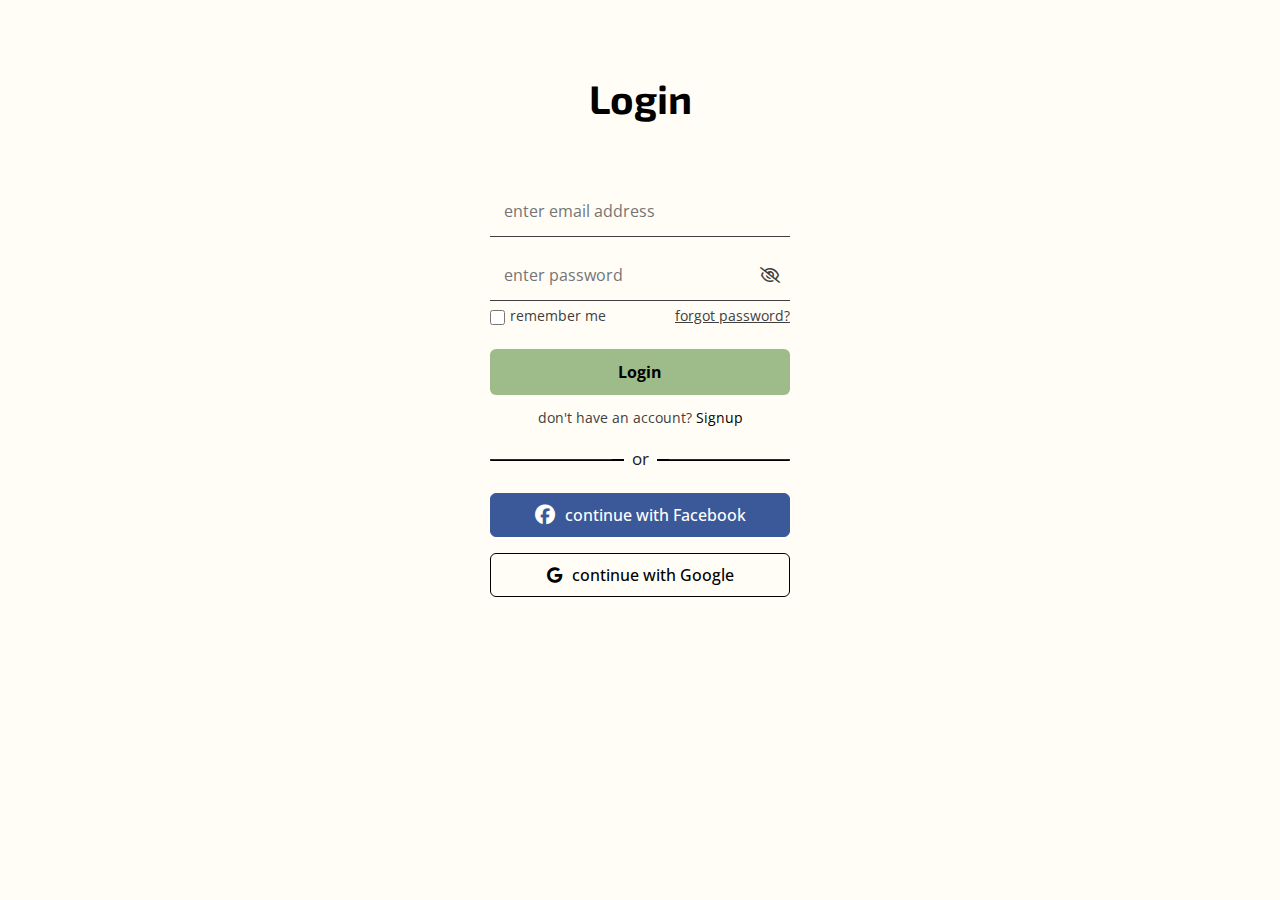
<file: index.html>
<!DOCTYPE html>
<html lang="en">

<head>
    <meta charset="UTF-8">
    <meta name="viewport" content="width=device-width, initial-scale=1.0, maximum-scale=1.0, user-scalable=no">
    <title>PackPal-Login</title>
    <link rel="stylesheet" href="https://cdnjs.cloudflare.com/ajax/libs/font-awesome/6.4.0/css/all.min.css">
    <link rel="stylesheet" href="/style/styles.css">
    <style>
        * {
            margin: 0;
            padding: 0;
            box-sizing: border-box;
            font-family: 'Open Sans', sans-serif;
        }

        body {
            background-color: #FFFDF6;
            /* display: flex;
            justify-content: center;
            align-items: center;
            min-height: 100vh;
            padding: 20px; */
        }

        h1 {
            font-family: 'Exo 2', sans-serif;
        }

        /* main login form */
        .login-container {
            display: flex;
            flex-direction: column;
            align-items: center;
            justify-content: center;
            padding: 10px;
            /* width: 100%;
            max-width: 400px;
            background-color: white;
            border-radius: 12px;
            box-shadow: 0 4px 12px rgba(0,0,0,0.1);
            padding: 30px; */
            text-align: center;
        }

        .feedback {
            font-size: 12px;
            color: red;
            display:none;
        }

        .header-con {
            text-align: center;
            padding: 4rem;
            font-size: 20px;
        }

        .login-inputs {
            display: flex;
            flex-direction: column;
            gap: .8rem;
        }

        .login-inputs input {
            background-color: #FFFDF6;
            width: 300px;
            padding: 14px;
            border: none;
            border-bottom: 1.5px solid #404040;
            font-size: 16px;
        }

        input:focus {
            outline: none;
        }

        .password {
            position: relative;
        }

        .password i {
            position: absolute;
            right: 10px;
            top: 50%;
            transform: translateY(-50%);
            cursor: pointer;
            color: #404040;
        }

        /* <i class="fa-regular fa-eye-slash"></i> 
            for transition between eye and eye-slash
        */


        .login-buttons {
            display: flex;
            flex-direction: column;
            gap: 1.5rem;
            margin-top: 5px;
        }

        .upper {
            display: flex;
            justify-content: space-between;
            align-items: center;
            color: #404040;
            font-size: 14px;
            cursor: pointer;
        }

        .save-login {
            display: flex;
            align-items: center;
            justify-content: center;
            gap: 5px;
        }

        .save-login input {
            width: 15px;
            height: 15px;
            border: initial;
            margin-top: 4px;
        }


        .lower {
            display: flex;
            flex-direction: column;
            justify-content: center;
            align-items: center;
            gap: 1.5rem;
        }

        .login-btn-con {
            display: flex;
            flex-direction: column;
            justify-content: center;
            align-items: center;
            gap: .8rem;
        }

        .login-btn {
            width: 300px;
            padding: 12px;
            background-color: #9EBC8A;
            border: none;
            border-radius: 6px;
            font-size: 16px;
            cursor: pointer;
            transition: background-color 0.3s ease;
        }

        .login-btn:hover {
            background-color: #357ab8;
        }

        .login-btn-con p {
            font-size: 14px;
            color: #404040;
        }

        .login-btn {
            color: black;
            text-decoration: none;
            font-weight: bolder;
            text-align: center;
        }

        .divider {
            display: flex;
            align-items: center;
            text-align: center;
            width: 300px;
        }

        .divider::before,
        .divider::after {
            content: '';
            flex: 1;
            border-bottom: 1px solid #2a2a2a;
        }

        .divider:not(:empty)::before {
            margin-right: .75em;
        }

        .divider:not(:empty)::after {
            margin-left: .75em;
        }

        .divider span {
            color: #1a1a1a;
            font-size: 17px;
            padding: .5rem;
            background-color: #FFFDF6;
            margin-bottom: 3px;
        }

        .third-party-btn {
            display: flex;
            flex-direction: column;
            gap: 1rem;
        }

        .social-btn {
            width: 300px;
            padding: 10px;
            border: 1px solid #ddd;
            border-radius: 6px;
            background-color: white;
            font-size: 16px;
            font-weight: 500;
            cursor: pointer;
            display: flex;
            align-items: center;
            justify-content: center;
            gap: 10px;
            transition: background-color 0.3s ease;
        }

        .social-btn:hover {
            background-color: #f0f0f0;
        }

        .facebook-btn {
            color: #ffffff;
            background-color: #3b5998;
            border-color: #3b5998;
        }

        .facebook-btn i {
            font-size: 20px;
        }

        .google-btn {
            color: #000000;
            border-color: #000000;
            background-color: #FFFDF6;
        }

        /* overlay style */

        .overlay-con {
            position: relative;
            width: 100%;
            max-width: 400px;
            background-color: white;
            display: flex;
            flex-direction: column;
            justify-content: center;
            gap: 2.5rem;
            padding: 30px;
            margin: auto;
        }

        .navigation nav button {
            background: none;
            border: none;
            font-size: 20px;
            cursor: pointer;
            color: #404040;
        }

        .navigation>i {
            font-size: 20px;
        }

        .navigation nav button i {
            margin-right: 8px;
        }

        header {
            display: flex;
            flex-direction: column;
            gap: 1rem;
            text-align: center;
            margin-bottom: 20px;
        }

        header h1 {
            margin-bottom: 10px;
        }

        header p {
            color: #404040;
            font-size: 18px;
            font-weight: 500;
        }

        .form-con {
            display: flex;
            flex-direction: column;
            align-items: center;
            gap: 1rem;
        }

        .form-con input {
            width: 300px;
            padding: 14px;
            border: none;
            border-bottom: 1.5px solid #404040;
            font-size: 16px;
        }

        .form-con button {
            width: 300px;
            padding: 12px;
            background-color: #9EBC8A;
            border: none;
            border-radius: 6px;
            font-size: 18px;
            font-weight: 600;
            cursor: pointer;
            transition: background-color 0.3s ease;
        }

        .form-con>button a {
            color: black;
            text-decoration: none;
        }

        .form-con button:hover {
            background-color: #357ab8;
        }

        .divider {
            display: flex;
            align-items: center;
            text-align: center;
            width: 300px;
        }

        .divider::before,
        .divider::after {
            content: '';
            flex: 1;
            border-bottom: 1px solid #2a2a2a;
        }

        /* transitions */
        .overlay-default {
            display: none;
        }


        /* login function */

        .overlay-default {
    display: none;
}

.overlay-active {
    display: block;
    position: fixed;
    top: 0;
    left: 0;
    width: 100%;
    height: 100%;
    background-color: white;
    z-index: 1000;
}

.error {
    border-bottom-color: red !important;
}

.login-btn {
    width: 300px;
    padding: 12px;
    background-color: #9EBC8A;
    border: none;
    border-radius: 6px;
    font-size: 16px;
    cursor: pointer;
    transition: background-color 0.3s ease;
    color: black;
    text-decoration: none;
    font-weight: bolder;
    text-align: center;
    display: block;
}

.login-btn:hover {
    background-color: #8aac76;
}

.forgot p {
    cursor: pointer;
    color: #404040;
    text-decoration: underline;
    font-size: 14px;
}

.forgot p:hover {
    color: #9EBC8A;
}
    </style>


</head>

<body>
    <div class="login-container">
        <div class="header-con">
            <h1 class="">Login</h1>
        </div>
        <div class="input-con">
            <div class="login-inputs">
                <input type="email" name="email" id="userEmail" placeholder="enter email address">
                <div class="password">
                    <input type="password" name="password" id="userPassword" placeholder="enter password">
                    <i id="login-eye-icon" class="fa-regular fa-eye-slash"></i>
                </div>
            </div>
            <div class="login-buttons">
                <div class="upper">
                    <div class="save-login">
                        <input type="checkbox" name="save" id="save">
                        <label for="save">remember me</label>
                    </div>
                    <div class="forgot">
                        <p>forgot password?</p>
                    </div>
                </div>
                <p class="feedback">Login failed</p>

                <div class="lower">
                    <div class="login-btn-con">
    <button class="login-btn" id="tripsBtn">Login</button>
    <p>don't have an account?
        <a href="/views/signup.html">Signup</a>
    </p>
</div>
                    <div class="divider">
                        <span>or</span>
                    </div>
                    <div class="third-party-btn">
                        <button class="social-btn facebook-btn">
                            <i class="fa-brands fa-facebook"></i> continue with Facebook
                        </button>
                        <button class="social-btn google-btn">
                            <i class="fab fa-google"></i> continue with Google
                        </button>
                    </div>
                </div>
            </div>


        </div>
    </div>



    <div class="overlay-con overlay-default">
        <div class="navigation">
            <nav>
                <button>
                    <i class="fa-solid fa-chevron-left"></i>Go back
                </button>
            </nav>
        </div>
        <header>
            <h1> Forgot password</h1>
            <p> We'll send your password reset into the email address linked to your account</p>
        </header>

        <div class="form-con">
            <input type="email" name="email" id="email" placeholder="enter email address">
            <button>
                <a href="/views/index.html"> Recover Password</a>
            </button>
        </div>
        </div>
<!-- put in bottom of each page -->
<script src="/script/login.js"></script>
 <!-- <script src="/script/app.js"></script> -->
 <script src="/script/userManagement.js"></script>


</body>

</html>
</file>
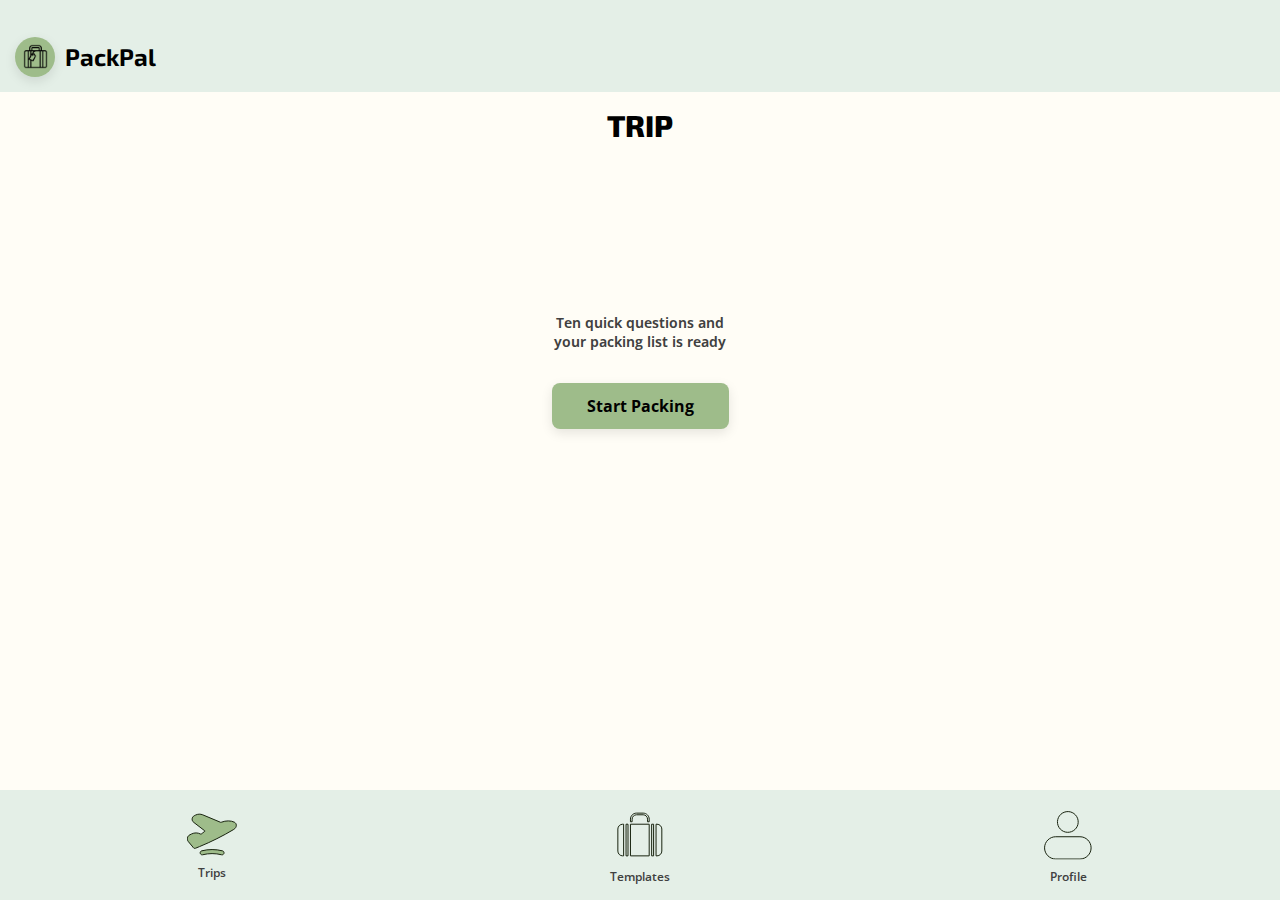
<file: views/dashboard.html>
<!DOCTYPE html>
<html lang="en">

<head>
    <meta charset="UTF-8">
    <meta name="viewport" content="width=device-width, initial-scale=1.0">
    <title>PackPal - Dashboard</title>
    <link rel="stylesheet" href="https://cdnjs.cloudflare.com/ajax/libs/font-awesome/6.4.0/css/all.min.css">
    <link rel="stylesheet" href="/style/styles.css">

    <style>
        body {
            font-family: 'Open Sans', sans-serif;
        }

         .dashboard-container {
            display: flex;
            flex-direction: column;
            width: 100%;
            max-height: 100vh;
            /* max-width: 400px;
            background-color: white;
            border-radius: 12px;
            box-shadow: 0 4px 12px rgba(0,0,0,0.1);
            padding: 30px; */
        }

        header {
            display: flex;
            justify-content: space-between;
            align-items: center;
            width: 100%;
            padding: 15px;
            background-color: #E4EFE7;
            padding-top: 2.3rem;
            font-size: 12px;
        }

        .logo {
            display: flex;
            align-items: center;
            gap: 10px;


        }

        .logo img {
            height: 25px;
            width: 25px;
        }

        .logo span {
            display: flex;
            align-items: center;
            justify-content: center;
            background-color: #9EBC8A;
            border-radius: 50%;
            height: 40px;
            width: 40px;
            box-shadow: 0 4px 12px rgba(0, 0, 0, 0.1);
        }

        .main {
            display: flex;
            flex-direction: column;
            align-items: center;
            justify-content: center;
            text-align: center;
            margin-top: 10rem;
        }

        .dashboard-text {
            font-size: 14px;
            font-weight: 650;
            color: #404040;
            margin-top: 10px;
            max-width: 200px;
        }
        .dashboard-header {
            font-size: 14px;
            margin-top: 15px;
        }


        .dashboard-button {
            background-color: #9EBC8A;
            color: rgb(0, 0, 0);
            font-weight: bolder;
            border: none;
            border-radius: 8px;
            padding: 12px 35px;
            font-size: 16px;
            margin-top: 2rem;
            cursor: pointer;
            box-shadow: 0 4px 12px rgba(0, 0, 0, 0.1);
            transition: background-color 0.3s ease;
        }

        nav {
            display: flex;
            justify-content: space-around;
            align-items: center;
            width: 100%;
            padding: 15px 0;
            background-color: #E4EFE7;
            position: fixed;
            bottom: 0;
            left: 0;
                        z-index: 9999;

        }

        li {
            display: flex;
            flex-direction: column;
            align-items: center;
        }

        li a {
            color: #404040;
            margin-top: 4px;
            font-size: 12px;
            font-weight: 600;
        }

    </style>

</head>

<body>
    <div class="main-con">
        <div class="dashboard-container">
        <header>
            <div class="logo">
                <span>
                    <img src="/images/Logo.png" alt="">
                </span>
                <h1>PackPal</h1>
            </div>

        </header>

        <div class="dashboard-header">
        <!-- <i class="fa-solid fa-chevron-left"></i> -->
            <h1>TRIP</h1>
        </div>
        <!-- step-one -->
        <div class=" inactive main">

            <p class="dashboard-text">
                Ten quick questions and your packing list is ready
            </p>
            
            <a class="dashboard-button" href="packing.html"> Start Packing</a>
        </div>

        <nav>
            <ul>
                <li>
                    <a href="/views/dashboard.html"><img src="/images/SVGs/ActivePlaneIcon.svg" alt=""></a>
                    <a href="/views/dashboard.html"> Trips </a>
                </li>
            </ul>
            <ul>
                <li>
                    <a href="/views/templates.html"><img src="/images/SVGs/InactiveTemplateIcon.svg" alt=""></a>
                    <a href="/views/templates.html"> Templates </a>
                </li>
            </ul>
            <ul>
                <li>
                    <a href="/views/profile.html">                    <img src="/images/SVGs/InactiveProfileIcon.svg" alt="">
</a>
                    <a href="/views/profile.html"> Profile</a>
                </li>
            </ul>
        </nav>
    </div>
    </div>
<script src="/script/app.js"></script>
</body>

</html>
</file>
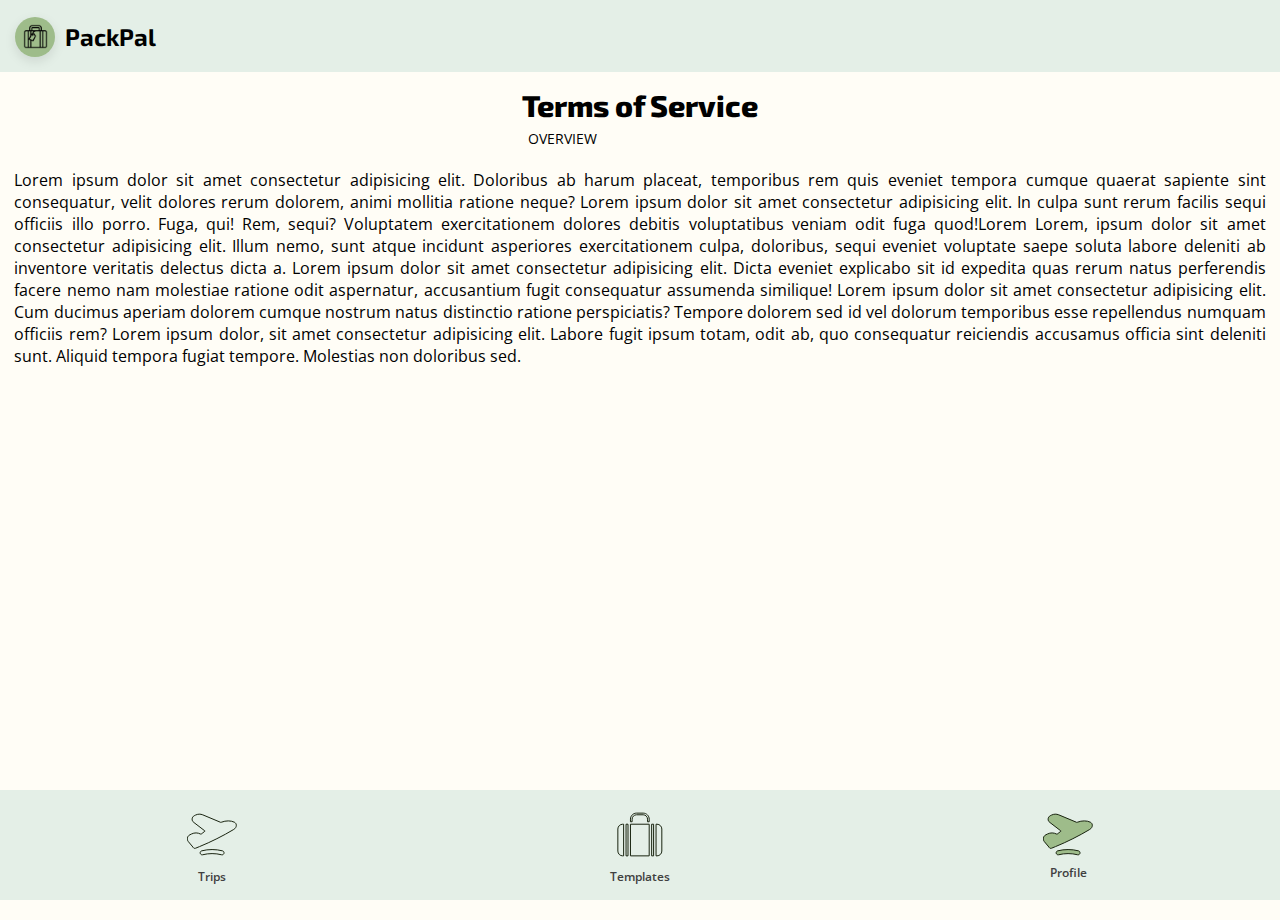
<file: views/legal.html>
<!DOCTYPE html>
<html lang="en">

<head>
    <meta charset="UTF-8">
    <meta name="viewport" content="width=device-width, initial-scale=1.0">
    <title>PackPal - Dashboard</title>
    <link rel="stylesheet" href="https://cdnjs.cloudflare.com/ajax/libs/font-awesome/6.4.0/css/all.min.css">
    <link rel="stylesheet" href="/style/styles.css">
    <style>
        body {
            font-family: 'Open Sans', sans-serif;
        }

         .dashboard-container {
            display: flex;
            flex-direction: column;

            width: 100%;
            max-height: 100vh;
            /* max-width: 400px;
            background-color: white;
            border-radius: 12px;
            box-shadow: 0 4px 12px rgba(0,0,0,0.1);
            padding: 30px; */
        }

        header {
            display: flex;
            justify-content: space-between;
            align-items: center;
            width: 100%;
            padding: 15px;
            background-color: #E4EFE7;
            padding-top: 2.3rem;
            font-size: 12px;
        }

        .logo {
            display: flex;
            align-items: center;
            gap: 10px;


        }

        .logo img {
            height: 25px;
            width: 25px;
        }

        .logo span {
            display: flex;
            align-items: center;
            justify-content: center;
            background-color: #9EBC8A;
            border-radius: 50%;
            height: 40px;
            width: 40px;
            box-shadow: 0 4px 12px rgba(0, 0, 0, 0.1);
        }

        .main {
            display: flex;
            flex-direction: column;
            align-items: center;
            justify-content: center;
            text-align: center;
            padding: .5rem;
        }

        .dashboard-text {
            font-size: 14px;
            font-weight: 650;
            color: #404040;
            margin-top: 10px;
            max-width: 200px;
        }
        .dashboard-header {
            font-size: 14px;
            margin-top: 15px;
        }


        .dashboard-button {
            background-color: #9EBC8A;
            color: rgb(0, 0, 0);
            font-weight: bolder;
            border: none;
            border-radius: 8px;
            padding: 12px 35px;
            font-size: 16px;
            margin-top: 2rem;
            cursor: pointer;
            box-shadow: 0 4px 12px rgba(0, 0, 0, 0.1);
            transition: background-color 0.3s ease;
        }

        nav {
            display: flex;
            justify-content: space-around;
            align-items: center;
            width: 100%;
            padding: 15px 0;
            background-color: #E4EFE7;
            position: fixed;
            bottom: 0;
            left: 0;
        }

        li {
            display: flex;
            flex-direction: column;
            align-items: center;
        }

        li a {
            color: #404040;
            margin-top: 4px;
            font-size: 12px;
            font-weight: 600;
        }



        .user-con {
            display: flex;
            align-items: left;
            gap: 1rem;
        }

        .user-con i {
            font-size: 60px;
        }

        .user-data{
            display: flex;
            flex-direction: column;
            align-items: start;
            padding-top: 5px;
            padding-left: .5rem;
        }

        .user-data h4 {
            font-weight: 400;
        }

        

        .item-menu {
            text-align: left;
            padding-top: .5rem;
        }

        .item-menu h2, p {
            padding: .4rem;

        }

        .item-menu p {
            width: 100vw;
            border-bottom: solid black 1.5px;
            padding: .5rem;
            padding-left: 1rem;
        }

        .action-overlay {
            width: 320px;
            border-radius: 12px;
            box-shadow: 0 4px 12px rgba(0, 0, 0, 0.1);
            padding: 27px;
            text-align: center;
        }

        .action-overlay h2 {
            font-size: 14px;
            margin-bottom: 20px;
            color: #f0f0f0;
        }

        .action-overlay .buttons {
            display: flex;
            justify-content: space-between;
        }

        .action-overlay .buttons button {
            padding: 10px 50px;
            border: none;
            border-radius: 6px;
            font-size: 12px;
            cursor: pointer;
            transition: background-color 0.3s ease;
            font-weight: 800;
        }

        .action-overlay .buttons .cancel-btn {
            background-color: #ccc;
            color: rgb(23, 23, 23);
        }


        .action-overlay .buttons .confirm-btn {
            background-color: #9EBC8A;
            color: rgb(23, 23, 23);
        }
         
        .main {
            padding-bottom: 8rem;
        }

        .legal-con {
            text-align: justify;
            overflow: scroll;
            height: 70vh;
        }

        .legal-con::-webkit-scrollbar {
            display: none;
        }

    </style>

</head>

<body>
    <div class="main-con">
        <div class="dashboard-container">
        <header>
            <div class="logo">
                <span>
                    <img src="/images/Logo.png" alt="">
                </span>
                <h1>PackPal</h1>
            </div>

        </header>

        <div class="dashboard-header">
            <h1>Terms of Service</h1>
            <p>OVERVIEW</p>
        </div>
        <!-- step-one -->
        <div class="main">
            <div class="legal-con">
                <p>
                    Lorem ipsum dolor sit amet consectetur adipisicing elit. Doloribus ab harum placeat, temporibus rem quis eveniet tempora cumque quaerat sapiente sint consequatur, velit dolores rerum dolorem, animi mollitia ratione neque? Lorem ipsum dolor sit amet consectetur adipisicing elit. In culpa sunt rerum facilis sequi officiis illo porro. Fuga, qui! Rem, sequi? Voluptatem exercitationem dolores debitis voluptatibus veniam odit fuga quod!Lorem Lorem, ipsum dolor sit amet consectetur adipisicing elit. Illum nemo, sunt atque incidunt asperiores exercitationem culpa, doloribus, sequi eveniet voluptate saepe soluta labore deleniti ab inventore veritatis delectus dicta a. Lorem ipsum dolor sit amet consectetur adipisicing elit. Dicta eveniet explicabo sit id expedita quas rerum natus perferendis facere nemo nam molestiae ratione odit aspernatur, accusantium fugit consequatur assumenda similique! Lorem ipsum dolor sit amet consectetur adipisicing elit. Cum ducimus aperiam dolorem cumque nostrum natus distinctio ratione perspiciatis? Tempore dolorem sed id vel dolorum temporibus esse repellendus numquam officiis rem? Lorem ipsum dolor, sit amet consectetur adipisicing elit. Labore fugit ipsum totam, odit ab, quo consequatur reiciendis accusamus officia sint deleniti sunt. Aliquid tempora fugiat tempore. Molestias non doloribus sed.
                </p>
            </div>
        </div>

        <nav>
            <ul>
                <li id="tripsBtn" >
                    <a href="/views/dashboard.html"><img src="/images/SVGs/InactivePlaneIcon.svg" alt=""></a>
                    <a href="/views/dashboard.html"> Trips </a>
                </li>
            </ul>
            <ul>
                <li>
                    <a href="/views/templates.html"><img src="/images/SVGs/InactiveTemplateIcon.svg" alt=""></a>
                    <a href="/views/templates.html"> Templates </a>
                </li>
            </ul>
            <ul>
                <li>
                    <a href="/views/profile.html">                    <img src="/images/SVGs/ActivePlaneIcon.svg" alt="">
</a>
                    <a href="/views/profile.html"> Profile</a>
                </li>
            </ul>
        </nav>
    </div>
    </div>
    <div class="backdrop inactive">
        <div class="backdrop-content action-overlay">
            <h2 class="backdrop-text"></h2>
            <div class="buttons">
                <button class="confirm-btn">Yes</button>
                <button class="cancel-btn">No</button>
            </div>
        </div>
    </div>
    <script src="/script/app.js"></script>

<script src="/script/userManagement.js"></script>
<script src="/script/profile.js"></script>
</body>

</html>
</file>
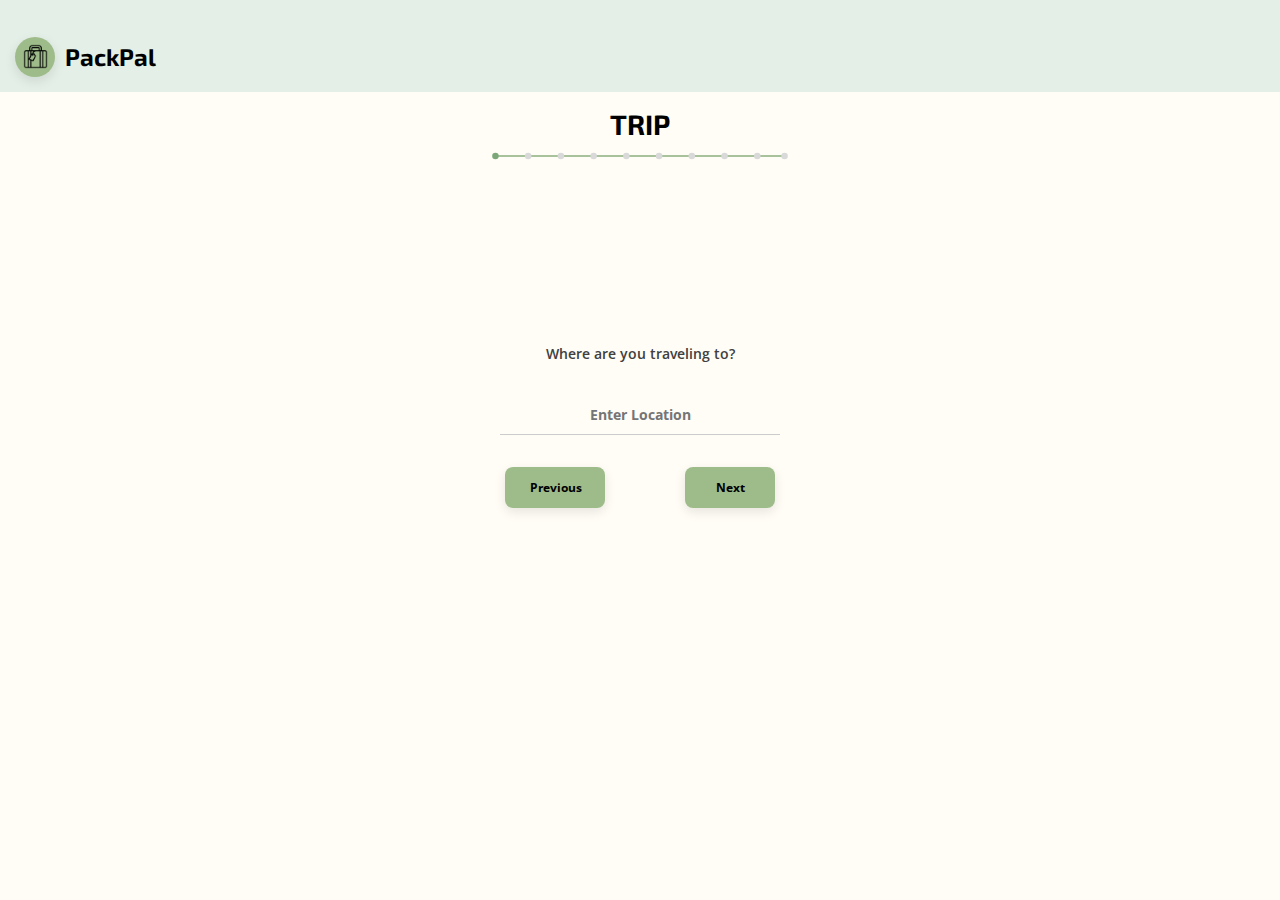
<file: views/packing.html>
<!DOCTYPE html>
<html lang="en">

<head>
    <meta charset="UTF-8">
    <meta name="viewport" content="width=device-width, initial-scale=1.0">
    <title>PackPal - packing</title>
    <link rel="stylesheet" href="https://cdnjs.cloudflare.com/ajax/libs/font-awesome/6.4.0/css/all.min.css">
    <link rel="stylesheet" href="/style/styles.css">

    <style>
        body {
            font-family: 'Open Sans', sans-serif;
        }

        .dashboard-container {
            display: flex;
            flex-direction: column;
            align-items: center;
            justify-content: center;
            width: 100%;
            max-height: 100vh;
            /* max-width: 400px;
            background-color: white;
            border-radius: 12px;
            box-shadow: 0 4px 12px rgba(0,0,0,0.1);
            padding: 30px; */
        }

        header {
            display: flex;
            justify-content: space-between;
            align-items: center;
            width: 100%;
            padding: 15px;
            background-color: #E4EFE7;
            padding-top: 2.3rem;
            font-size: 12px;
        }

        .logo {
            display: flex;
            align-items: center;
            gap: 10px;


        }

        .logo img {
            height: 25px;
            width: 25px;
        }

        .logo span {
            display: flex;
            align-items: center;
            justify-content: center;
            background-color: #9EBC8A;
            border-radius: 50%;
            height: 40px;
            width: 40px;
            box-shadow: 0 4px 12px rgba(0, 0, 0, 0.1);
        }

        .main {
            display: flex;
            flex-direction: column;
            align-items: center;
            justify-content: center;
            text-align: center;
        }

        .main>input::placeholder {
            font-weight: bold;
        }

        .packing-header {
            font-size: 14px;
            margin-top: 15px;
            display: flex;
            flex-direction: column;
            align-items: center;
        }




        .packing-text {
            margin-top: 3rem;
            width: 50%;
            font-size: 14px;
            font-weight: 600;
            color: #404040;
        }



        .control-btn {
            display: flex;
            justify-content: space-around;
            gap: 5rem;
            width: 270px;
            margin: 0 auto;
        }

        .control-btn button {
            background-color: #9EBC8A;
            color: rgb(0, 0, 0);
            font-weight: bolder;
            border: none;
            border-radius: 8px;
            padding: 12px 25px;
            width: 100px;
            font-size: 12px;
            margin-top: 2rem;
            cursor: pointer;
            box-shadow: 0 4px 12px rgba(0, 0, 0, 0.1);
            transition: background-color 0.3s ease;
        }

        nav {
            display: flex;
            justify-content: space-around;
            align-items: center;
            width: 100%;
            padding: 15px 0;
            background-color: #E4EFE7;
            position: fixed;
            bottom: 0;
            left: 0;
                        z-index: 9999;

        }

        li {
            display: flex;
            flex-direction: column;
            align-items: center;
        }

        li a {
            color: #404040;
            margin-top: 4px;
            font-size: 12px;
            font-weight: 600;
        }

        input:focus {
            outline: none;
            border: none;
        }

        /* controls */
        .active {
            display: flex;
        }

        .inactive {
            display: none;
        }

        /* step one */

        .step-one-form {
            margin-top: 7.8rem;
        }

        .step-one-form input {
            margin-top: 2rem;
            padding: 10px;
            width: 280px;
            background-color: transparent;
            border: none;
            border-bottom: 1px solid #ccc;
            font-size: 14px;
            text-align: center;
        }

        .step-one-form p {
            width: auto;
            font-size: 14px;
            font-weight: 600;
            color: #404040;
        }

        .step-one-form button {
            background-color: #9EBC8A;
            color: rgb(0, 0, 0);
            font-weight: bolder;
            border: none;
            border-radius: 8px;
            padding: 12px 35px;
            font-size: 16px;
            margin-top: 2rem;
            margin-left: 10rem;
            cursor: pointer;
            box-shadow: 0 4px 12px rgba(0, 0, 0, 0.1);
            transition: background-color 0.3s ease;
        }

        /* step two */

        .step-two-form {
            margin-top: 7.8rem;
        }

        .step-two-form input {
            margin-top: 2rem;
            padding: 10px;
            width: 260px;
            background-color: transparent;
            border: none;
            border-bottom: 1px solid #ccc;
            font-size: 14px;
            text-align: center;
        }

        .step-two-form p {
            width: auto;
            font-size: 14px;
            font-weight: 600;
            color: #404040;
        }

        /* step three */

        .step-three-form {
            margin-top: 2.5rem;
        }

        .step-three-form img {
            margin-top: 1rem;
            height: 130px;
            width: 300px;
        }

        .step-three-form input {
            margin-top: 2rem;
            padding: 10px;
            width: 260px;
            background-color: transparent;
            border: none;
            border-bottom: 1px solid #ccc;
            font-size: 14px;
            text-align: center;
        }

        .step-three-form p {
            width: auto;
            font-size: 14px;
            font-weight: 600;
            color: #404040;
            margin-top: 2rem;
        }

        .step-three-form .image-con {
            position: relative;
            overflow: hidden;
        }

        .step-three-form .image-text {
            display: flex;
            align-items: center;
            width: 270px;
            gap: 6rem;
            overflow: visible;
            margin-left: 23px;
            top: -13px;
            position: absolute;
        }

        /* Tep four and Five*/

        .step-four-form {
            margin-top: .1rem;
        }

        .step-four-form .options-con {
            display: flex;
            align-items: center;
            justify-content: center;
            gap: 2rem;
            margin-top: 2rem;
            margin-right: 80px;
        }

        .step-four-form .checkbox-con {
            display: flex;
            flex-direction: column;
            gap: .8rem;
        }

        .step-four-form .checkbox-con input {
            width: 15px;
            height: 15px;
            accent-color: #E4EFE7;
            border: none;
            cursor: pointer;
        }

        .step-four-form .label-con {
            display: flex;
            flex-direction: column;
            gap: .6rem;
            font-size: 14px;
            font-weight: 600;
            color: #404040;
            text-align: left;
        }

        .step-four-form p {
            width: auto;
            font-size: 14px;
            font-weight: 600;
            color: #404040;
        }

        /* Step five */
       

        .step-five-form .options-con {
            display: flex;
            align-items: center;
            justify-content: center;
            gap: 2rem;
            margin-top: 2rem;
            padding-bottom: 59px;
        }

        .step-five-form .checkbox-con {
            display: flex;
            flex-direction: column;
            gap: .8rem;
        }

        .step-five-form .checkbox-con input {
            width: 15px;
            height: 15px;
            accent-color: #E4EFE7;
            border: none;
            cursor: pointer;
        }

        .step-five-form .label-con {
            display: flex;
            flex-direction: column;
            gap: .6rem;
            font-size: 14px;
            font-weight: 600;
            color: #404040;
            text-align: left;
        }

        .step-five-form p {
            width: auto;
            font-size: 14px;
            font-weight: 600;
            color: #404040;
        }

        /* Step six */
        .step-six-form .options-con {
            display: flex;
            align-items: center;
            justify-content: center;
            gap: 2rem;
            margin-top: 2rem;
            margin-right: 80px;
            padding-bottom: 88px;
        }

        .step-six-form .checkbox-con {
            display: flex;
            flex-direction: column;
            gap: .8rem;
        }

        .step-six-form .checkbox-con input {
            width: 15px;
            height: 15px;
            accent-color: #E4EFE7;
            border: none;
            cursor: pointer;
        }

        .step-six-form .label-con {
            display: flex;
            flex-direction: column;
            gap: .6rem;
            font-size: 14px;
            font-weight: 600;
            color: #404040;
            text-align: left;
        }

        .step-six-form p {
            width: auto;
            font-size: 14px;
            font-weight: 600;
            color: #404040;
        }

        /* step seven  */

        .step-seven-form .options-con {
            display: flex;
            align-items: center;
            justify-content: center;
            gap: 2rem;
            margin-top: 2rem;
            margin-right: 50px;
            padding-bottom: 30px;
        }

        .step-seven-form .checkbox-con {
            display: flex;
            flex-direction: column;
            gap: .8rem;
        }

        .step-seven-form .checkbox-con input {
            width: 15px;
            height: 15px;
            accent-color: #E4EFE7;
            border: none;
            cursor: pointer;
        }

        .step-seven-form .label-con {
            display: flex;
            flex-direction: column;
            gap: .6rem;
            font-size: 14px;
            font-weight: 600;
            color: #404040;
            text-align: left;
        }

        .step-seven-form p {
            width: auto;
            font-size: 14px;
            font-weight: 600;
            color: #404040;
        }
        /* step eight  */
        .step-eight-form .options-con {
            display: flex;
            align-items: center;
            justify-content: center;
            gap: 2rem;
            margin-top: 2rem;
            margin-right: 80px;
            padding-bottom: 117px;
        }
        .step-eight-form .checkbox-con {
            display: flex;
            flex-direction: column;
            gap: .8rem;
        }
        .step-eight-form .checkbox-con input {
            width: 15px;
            height: 15px;
            accent-color: #E4EFE7;
            border: none;
            cursor: pointer;
        }
        .step-eight-form .label-con {
            display: flex;
            flex-direction: column;
            gap: .6rem;
            font-size: 14px;
            font-weight: 600;
            color: #404040;
            text-align: left;
        }
        .step-eight-form p {
            width: auto;
            font-size: 14px;
            font-weight: 600;
            color: #404040;
        }

        /* step nine  */
        .step-nine-form .options-con {
            display: flex;
            align-items: center;
            justify-content: center;
            gap: 2rem;
            margin-top: 2rem;
            margin-right: 80px;
            padding-bottom: 117px;

        }
        .step-nine-form .checkbox-con {
            display: flex;
            flex-direction: column;
            gap: .8rem;
        }
        .step-nine-form .checkbox-con input {
            width: 15px;
            height: 15px;
            accent-color: #E4EFE7;
            border: none;
            cursor: pointer;
        }
        .step-nine-form .label-con {
            display: flex;
            flex-direction: column;
            gap: .6rem;
            font-size: 14px;
            font-weight: 600;
            color: #404040;
            text-align: left;
        }
        .step-nine-form p {
            width: auto;
            font-size: 14px;
            font-weight: 600;
            color: #404040;
        }

        /* step ten  */
        .step-ten-form .options-con {
            display: flex;
            align-items: center;
            justify-content: center;
            gap: 2rem;
            margin-top: 2rem;
            margin-right: 80px;
            padding-bottom: 117px;

        }
        .step-ten-form .checkbox-con {
            display: flex;
            flex-direction: column;
            gap: .8rem;
        }
        .step-ten-form .checkbox-con input {
            width: 15px;
            height: 15px;
            accent-color: #E4EFE7;
            border: none;
            cursor: pointer;
        }
        .step-ten-form .label-con {
            display: flex;
            flex-direction: column;
            gap: .6rem;
            font-size: 14px;
            font-weight: 600;
            color: #404040;
            text-align: left;
        }
        .step-ten-form p {
            width: auto;
            font-size: 14px;
            font-weight: 600;
            color: #404040;
        }



        #step-indicator {
            color: red;
        }

    </style>

</head>

<body>
    <div class="packing-container">
        <header>
            <div class="logo">
                <span>
                    <img src="/images/Logo.png" alt="">
                </span>
                <h1>PackPal</h1>
            </div>

        </header>

        <div class="packing-header">
            <h1>TRIP</h1>
            <div class="indicator-con">
                <svg class="indicator" viewBox="0 0 550 20" xmlns="http://www.w3.org/2000/svg">
                    <!-- Connector line -->
                    <line class="connector" x1="10" y1="10" x2="540" y2="10" />

                    <!-- Dots / Steps (10 total) -->
                    <circle class="step active" cx="10" cy="10" r="6" />
                    <circle class="step " cx="70" cy="10" r="6" />
                    <circle class="step " cx="130" cy="10" r="6" />
                    <circle class="step " cx="190" cy="10" r="6" />
                    <circle class="step " cx="250" cy="10" r="6" />
                    <circle class="step" cx="310" cy="10" r="6" />
                    <circle class="step" cx="370" cy="10" r="6" />
                    <circle class="step" cx="430" cy="10" r="6" />
                    <circle class="step" cx="490" cy="10" r="6" />
                    <circle class="step" cx="540" cy="10" r="6" />
                </svg>

            </div>
        </div>
        <!-- step-one -->
        <div class="step-one-form main active">

            <p class="packing-text">
                Where are you traveling to? </p>
                <p id="step-indicator " class="inactive">Please complete this step before continuing.</p>
            <input class="tripDestination" type="text" placeholder="Enter Location">
        </div>
        <!-- step-two -->
        <div class="step-two-form main inactive">

            <p class="packing-text">
                How long are you staying?
            </p>
                            <p id="step-indicator " class="inactive">Please complete this step before continuing.</p>

            <!-- format must Month, Date - Month, Date -->
            <input class="tripDuration" type="text" placeholder="Enter Date">
        </div>

        <!-- step-three -->
        <div class="step-three-form main inactive">
            <h3>Weather Forecast</h3>
            <div class="image-con">
                <div class="image-text">
                    <p class="tripLocation">
                        <!-- Location from step one -->
                        <!-- Canada -->
                    </p>
                    <p class="tripDate">
                        <!-- Date from Step two -->
                        <!-- Jan 1 - Jan 7 -->
                    </p>
                </div>
                <img src="/images/WeatherForecast.png" alt="">

            </div>
            <p class="packing-text">
                Do you still want to continue?
            </p>
        </div>

<!-- step-four -->
<div class="step-four-form main inactive">
    <p class="packing-text">What's the weather expected to be like?</p>
                    <p id="step-indicator " class="inactive">Please complete this step before continuing.</p>

    <div class="options-con">
        <div class="checkbox-con">
            <input value="Freezing" type="checkbox" name="weather" id="weather-freezing">
            <input value="Cold" type="checkbox" name="weather" id="weather-cold">
            <input value="Cool" type="checkbox" name="weather" id="weather-cool">
            <input value="Warm" type="checkbox" name="weather" id="weather-warm">
            <input value="Hot" type="checkbox" name="weather" id="weather-hot">
            <input value="Rainy" type="checkbox" name="weather" id="weather-rainy">
        </div>
        <div class="label-con">
            <p>Freezing</p>
            <p>Cold</p>
            <p>Cool</p>
            <p>Warm</p>
            <p>Hot</p>
            <p>Rainy</p>
        </div>
    </div>
</div>

<!-- Step Five -->
<div class="step-five-form main inactive">
    <p class="packing-text">Reason for traveling?</p>
    <div class="options-con">
        <div class="checkbox-con">
            <input value="Vacation" type="checkbox" name="travel-reason" id="reason-vacation">
            <input value="Business/Study" type="checkbox" name="travel-reason" id="reason-business">
            <input value="Destination Wedding" type="checkbox" name="travel-reason" id="reason-wedding">
            <input value="Concert/Festival" type="checkbox" name="travel-reason" id="reason-concert">
        </div>
        <div class="label-con">
            <p>Vacation</p>
            <p>Business/Study</p>
            <p>Destination Wedding</p>
            <p>Concert/Festival</p>
        </div>
    </div>
</div>

<!-- Step six -->
<div class="step-six-form main inactive">
    <p class="packing-text">Pack items for:</p>
                                <p id="step-indicator " class="inactive">Please complete this step before continuing.</p>

    <div class="options-con">
        <div class="checkbox-con">
            <input value="Female" type="checkbox" name="packing-for" id="packing-female">
            <input value="Male" type="checkbox" name="packing-for" id="packing-male">
            <input value="Baby" type="checkbox" name="packing-for" id="packing-baby">
        </div>
        <div class="label-con">
            <p>Female</p>
            <p>Male</p>
            <p>Baby</p>
        </div>
    </div>
</div>

<!-- Step Seven -->
<div class="step-seven-form main inactive">
    <p class="packing-text">Are you taking:</p>
    <div class="options-con">
        <div class="checkbox-con">
            <input value="Laptop" type="checkbox" name="electronics" id="electronics-laptop">
            <input value="Tablet" type="checkbox" name="electronics" id="electronics-tablet">
            <input value="Camera" type="checkbox" name="electronics" id="electronics-camera">
            <input value="E-reader" type="checkbox" name="electronics" id="electronics-ereader">
            <input value="Smart watch" type="checkbox" name="electronics" id="electronics-smartwatch">
        </div>
        <div class="label-con">
            <p>Laptop</p>
            <p>Tablet</p>
            <p>Camera</p>
            <p>E-reader</p>
            <p>Smart watch</p>
        </div>
    </div>
</div>

<!-- Step Eight -->
<div class="step-eight-form main inactive">
    <p class="packing-text">Are you going swimming?</p>
                                <p id="step-indicator " class="inactive">Please complete this step before continuing.</p>

    <div class="options-con">
        <div class="checkbox-con">
            <input value="Yes" type="checkbox" name="swimming" id="swimming-yes">
            <input value="No" type="checkbox" name="swimming" id="swimming-no">
        </div>
        <div class="label-con">
            <p>Yes</p>
            <p>No</p>
        </div>
    </div>
</div>

<!-- Step nine -->
<div class="step-nine-form main inactive">
    <p class="packing-text ">What about sports or outdoor activities?</p>
                                <p id="step-indicator " class="inactive">Please complete this step before continuing.</p>

    <div class="options-con">
        <div class="checkbox-con">
            <input value="Yes" type="checkbox" name="sports" id="sports-yes">
            <input value="No" type="checkbox" name="sports" id="sports-no">
        </div>
        <div class="label-con">
            <p>Yes</p>
            <p>No</p>
        </div>
    </div>
</div>

<!-- Step ten -->
<div class="step-ten-form main inactive">
    <p class="packing-text">Do you wear…</p>
    <div class="options-con">
        <div class="checkbox-con">
            <input value="Glasses" type="checkbox" name="vision" id="vision-glasses">
            <input value="Contact Lenses" type="checkbox" name="vision" id="vision-contacts">
        </div>
        <div class="label-con">
            <p>Glasses</p>
            <p>Contact Lenses</p>
        </div>
    </div>
</div>

        <div class="control-btn">
            <button class="previous">Previous</button>

            <button class="next">Next</button>
        </div>

    </div>
    
    <script src="/script/packing.js"></script>
    <script src="/script/autoGeneratedList.js" ></script>


</body>

</html>
</file>
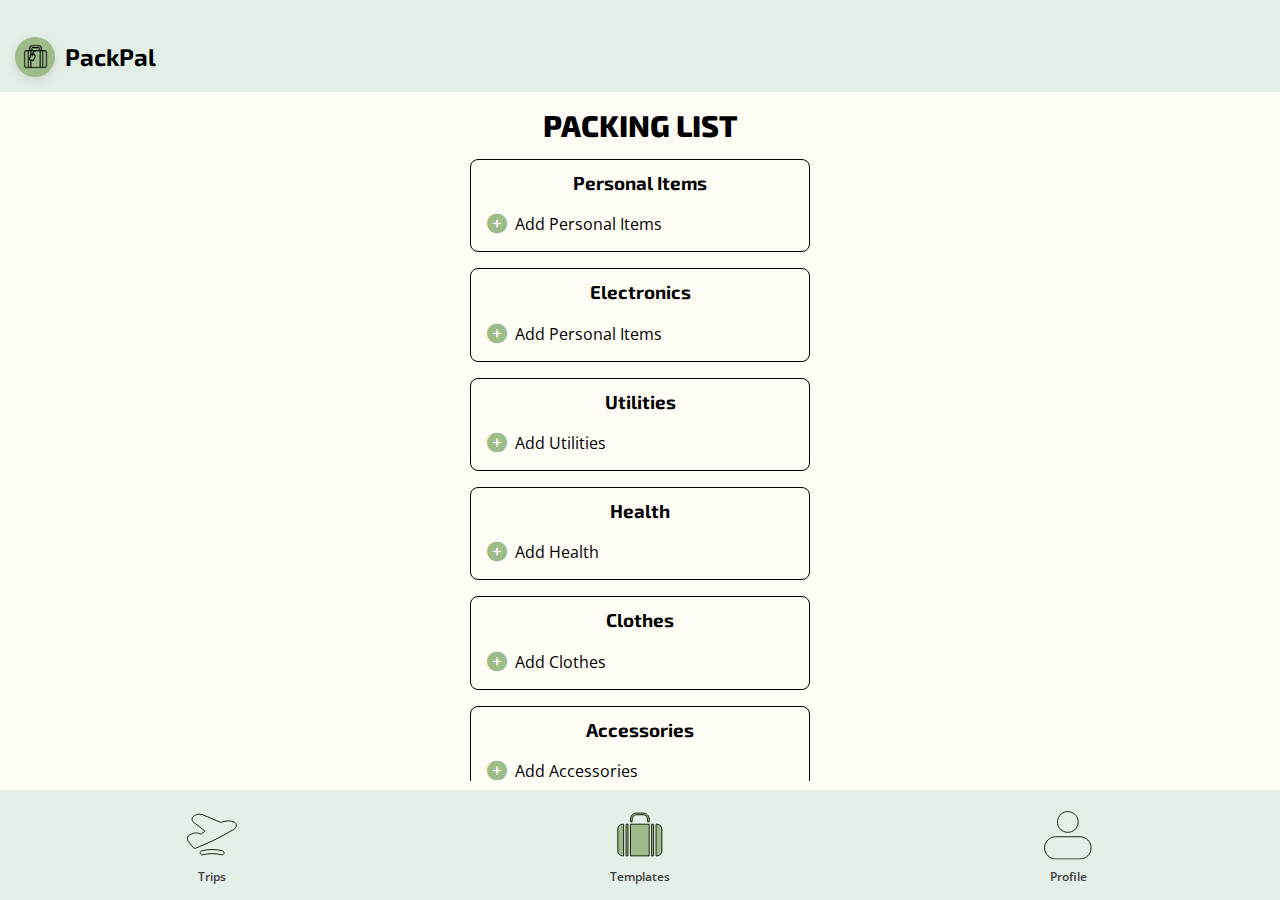
<file: views/packinglist.html>
<!DOCTYPE html>
<html lang="en">

<head>
    <meta charset="UTF-8">
    <meta name="viewport" content="width=device-width, initial-scale=1.0">
    <title>PackPal - Dashboard</title>
    <link rel="stylesheet" href="https://cdnjs.cloudflare.com/ajax/libs/font-awesome/6.4.0/css/all.min.css">
    <link rel="stylesheet" href="/style/styles.css">

    <style>
        body {
            font-family: 'Open Sans', sans-serif;
        }

         .dashboard-container {
            display: flex;
            flex-direction: column;
            /* align-items: center;
            justify-content: center; */
            width: 100%;
            max-height: 100vh;
            /* max-width: 400px;
            background-color: white;
            border-radius: 12px;
            box-shadow: 0 4px 12px rgba(0,0,0,0.1);
            padding: 30px; */
        }

        header {
            display: flex;
            justify-content: space-between;
            align-items: center;
            width: 100%;
            padding: 15px;
            background-color: #E4EFE7;
            padding-top: 2.3rem;
            font-size: 12px;
        }

        .logo {
            display: flex;
            align-items: center;
            gap: 10px;


        }

        .logo img {
            height: 25px;
            width: 25px;
        }

        .logo span {
            display: flex;
            align-items: center;
            justify-content: center;
            background-color: #9EBC8A;
            border-radius: 50%;
            height: 40px;
            width: 40px;
            box-shadow: 0 4px 12px rgba(0, 0, 0, 0.1);
        }

        .main {

            margin-top: .5rem;
        }

        .dashboard-text {
            font-size: 14px;
            font-weight: 650;
            color: #404040;
            margin-top: 10px;
            max-width: 200px;
        }
        .dashboard-header {
            font-size: 14px;
            margin-top: 15px;
        }


        .dashboard-button {
            background-color: #9EBC8A;
            color: rgb(0, 0, 0);
            font-weight: bolder;
            border: none;
            border-radius: 8px;
            padding: 12px 35px;
            font-size: 16px;
            margin-top: 2rem;
            cursor: pointer;
            box-shadow: 0 4px 12px rgba(0, 0, 0, 0.1);
            transition: background-color 0.3s ease;
        }

        nav {
            display: flex;
            justify-content: space-around;
            align-items: center;
            width: 100%;
            padding: 15px 0;
            background-color: #e4efe7;
            z-index: 9999;
            position: fixed;
            bottom: 0;
            left: 0;
        }

        li {
            display: flex;
            flex-direction: column;
            align-items: center;
        }

        li a {
            color: #404040;
            margin-top: 4px;
            font-size: 12px;
            font-weight: 600;
        }

        .main-list {
            padding: .5rem;
            display: flex;  
            flex-direction: column;
            gap: 1rem;
            overflow: scroll;
            height: 70vh;
            padding-bottom: 7rem;
        }

        

        .category {
            border: solid rgb(0, 0, 0) 1px;
            border-radius: 8px;
            display: flex;
            flex-direction: column;
            width: 340px;
            height: fit-content;
            padding: .5rem;
        }

        .category-header {
            padding: .2rem;
            border-radius: 8px;
            text-align: center;
        }

        .item-list {
            display: flex;
            flex-direction: column;
            gap: .5rem;
            font-size: 15px;
        }

        .add-item-con {
            display: flex;
            align-items: center;
            gap: .5rem;
            padding: .5rem;
            padding-top: 1rem;
            border-radius: 8px;
            cursor: pointer;
        }

        .add-item-con i {
            color: #9EBC8A;
            font-size: 20px;
            font-weight: bolder;
        }

        .packing-items {
            display: flex;
            justify-content: space-between;
            align-items: center;
            padding: .5rem;
            border-radius: 8px;
            position: relative;
        }

        .packing-items .item {
            display: flex;
            align-items: center;
            gap: .5rem;
        }

        .packing-items .item input[type="checkbox"] {
            width: 15px;
            height: 15px;
            border: initial;
            margin-top: 2px;

        }

        .packing-items .item-btn {
            display: flex;
            gap: .5rem;
            font-size: 12px;
        }

        .packing-items span {
            content: "";
            width: 2px;
            height: 15px;
            border: solid 1px #4c4c4c;
            display: inline-block;
        }


.packing-items::after {
    content: "";
    position: absolute;
    width: calc(100% - 1rem); /* Account for padding */
    height: 2.5px;
    bottom: -2px; /* Position below the item */
    left: 0.5rem; /* Match padding */
    background-color: rgba(12, 12, 12, 0.307);
    z-index: 1;
}
    </style>

</head>

<body>
    <div class="main-con">
        <div class="dashboard-container">
        <header>
            <div class="logo">
                <span>
                    <img src="/images/Logo.png" alt="">
                </span>
                <h1>PackPal</h1>
            </div>

        </header>

        <div class="dashboard-header">

            <h1>PACKING LIST</h1>
        </div>
        <!-- step-one -->
        <div class="main">
            <div class="main-list">
                <div class="category">
                    <div class="category-header">
                        <h3>Personal Items</h3>
                    </div>
                    <!-- list of all items -->
                    <div class="item-list">
                        <!-- specific item -->
                    </div>
                    <div class="add-item-con">
                            <i class="fas fa-plus-circle"></i>
                            <p>Add Personal Items</p>
                        </div>
                </div>

                <div class="category">
                    <div class="category-header">
                        <h3>Electronics</h3>
                    </div>
                    <!-- list of all items -->
                    <div class="item-list">
                        <!-- specific item -->
                        
                            <div class="item-btn">
                                <a href="">Edit</a>
                                <span></span>
                                <a href="">Delete</a>
                            </div>
                    
                        </div>
                        <div class="add-item-con">
                            <i class="fas fa-plus-circle"></i>
                            <p>Add Personal Items</p>
                        </div>
                    </div>
                    
                </div>
            </div>
           
        </div>

        <nav>
            <ul>
                <li>
                    <a href="/views/dashboard.html"><img src="/images/SVGs/InactivePlaneIcon.svg" alt=""></a>
                    <a href="/views/dashboard.html"> Trips </a>
                </li>
            </ul>
            <ul>
                <li>
                    <a href="/views/templates.html"><img src="/images/SVGs/ActiveTemplateIcon.svg" alt=""></a>
                    <a href="/views/templates.html"> Templates </a>
                </li>
            </ul>
            <ul>
                <li>
                    <a href="/views/profile.html">                    <img src="/images/SVGs/InactiveProfileIcon.svg" alt="">
</a>
                    <a href="/views/profile.html"> Profile</a>
                </li>
            </ul>
        </nav>
    </div>
    </div>
<script src="/script/userManagement.js"></script>
<script src="/script/packing.js"></script>
<script src="/script/autoGeneratedList.js" ></script>

</body>

</html>
</file>
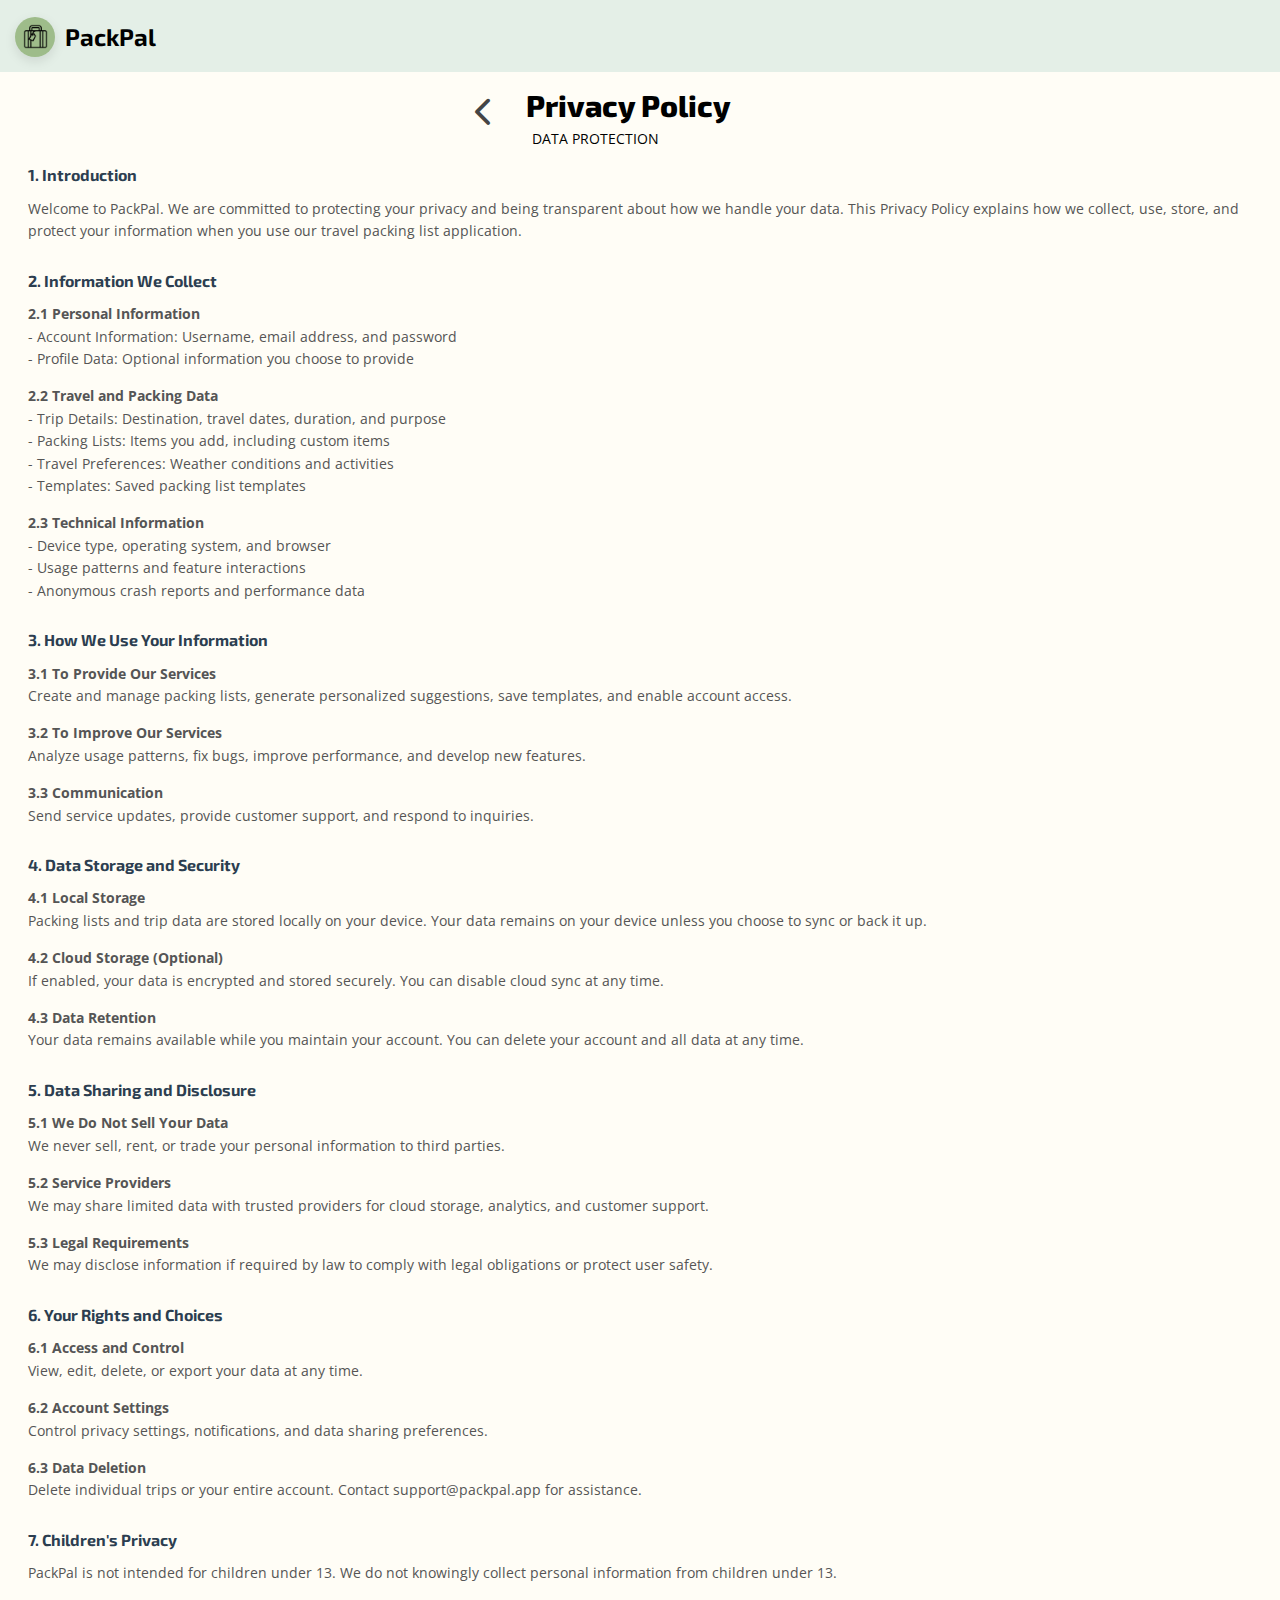
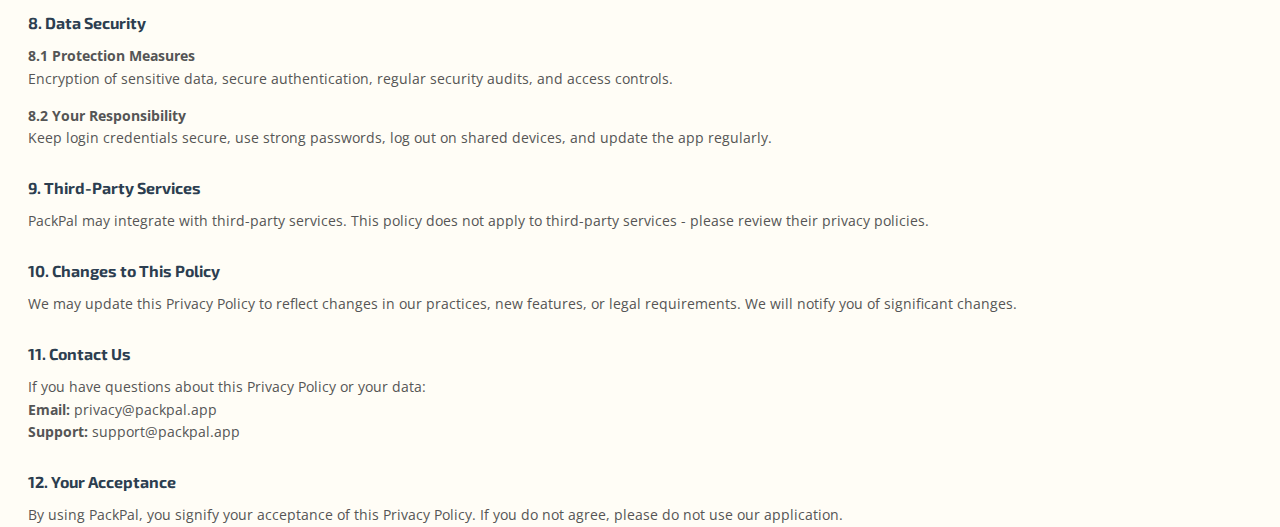
<file: views/privacy.html>
<!DOCTYPE html>
<html lang="en">

<head>
    <meta charset="UTF-8">
    <meta name="viewport" content="width=device-width, initial-scale=1.0, maximum-scale=1.0, user-scalable=no">
    <title>PackPal - Privacy Policy</title>
    <link rel="stylesheet" href="https://cdnjs.cloudflare.com/ajax/libs/font-awesome/6.4.0/css/all.min.css">
    <link rel="stylesheet" href="/style/styles.css">
    <style>
        body {
            font-family: 'Open Sans', sans-serif;
        }

         .dashboard-container {
            display: flex;
            flex-direction: column;
            width: 100%;
            max-height: 100vh;
        }

        header {
            display: flex;
            justify-content: space-between;
            align-items: center;
            width: 100%;
            padding: 15px;
            background-color: #E4EFE7;
            padding-top: 2.3rem;
            font-size: 12px;
        }

        .logo {
            display: flex;
            align-items: center;
            gap: 10px;
        }

        .logo img {
            height: 25px;
            width: 25px;
        }

        .logo span {
            display: flex;
            align-items: center;
            justify-content: center;
            background-color: #9EBC8A;
            border-radius: 50%;
            height: 40px;
            width: 40px;
            box-shadow: 0 4px 12px rgba(0, 0, 0, 0.1);
        }

        .main {
            display: flex;
            flex-direction: column;
            align-items: center;
            justify-content: center;
            text-align: center;
            padding: .5rem;
        }

        .dashboard-text {
            font-size: 14px;
            font-weight: 650;
            color: #404040;
            margin-top: 10px;
            max-width: 200px;
        }
        
        .dashboard-header {
            font-size: 14px;
            margin-top: 15px;
            width: 330px;
            display: flex;
        }

        .dashboard-header #back-button i {
            position: relative;
            top: 10px;
        }

        .dashboard-header h1 {
            width: 300px;
            margin: 0 auto;
        }

        .dashboard-button {
            background-color: #9EBC8A;
            color: rgb(0, 0, 0);
            font-weight: bolder;
            border: none;
            border-radius: 8px;
            padding: 12px 35px;
            font-size: 16px;
            margin-top: 2rem;
            cursor: pointer;
            box-shadow: 0 4px 12px rgba(0, 0, 0, 0.1);
            transition: background-color 0.3s ease;
        }

        nav {
            display: flex;
            justify-content: space-around;
            align-items: center;
            width: 100%;
            padding: 15px 0;
            background-color: #E4EFE7;
            position: fixed;
            bottom: 0;
            left: 0;
        }

        li {
            display: flex;
            flex-direction: column;
            align-items: center;
        }

        li a {
            color: #404040;
            margin-top: 4px;
            font-size: 12px;
            font-weight: 600;
        }

        .user-con {
            display: flex;
            align-items: left;
            gap: 1rem;
        }

        .user-con i {
            font-size: 60px;
        }

        .user-data{
            display: flex;
            flex-direction: column;
            align-items: start;
            padding-top: 5px;
            padding-left: .5rem;
        }

        .user-data h4 {
            font-weight: 400;
        }

        .item-menu {
            text-align: left;
            padding-top: .5rem;
        }

        .item-menu h2, p {
            padding: .4rem;
        }

        .item-menu p {
            width: 100vw;
            border-bottom: solid black 1.5px;
            padding: .5rem;
            padding-left: 1rem;
        }

        .action-overlay {
            width: 320px;
            border-radius: 12px;
            box-shadow: 0 4px 12px rgba(0, 0, 0, 0.1);
            padding: 27px;
            text-align: center;
        }

        .action-overlay h2 {
            font-size: 14px;
            margin-bottom: 20px;
            color: #f0f0f0;
        }

        .action-overlay .buttons {
            display: flex;
            justify-content: space-between;
        }

        .action-overlay .buttons button {
            padding: 10px 50px;
            border: none;
            border-radius: 6px;
            font-size: 12px;
            cursor: pointer;
            transition: background-color 0.3s ease;
            font-weight: 800;
        }

        .action-overlay .buttons .cancel-btn {
            background-color: #ccc;
            color: rgb(23, 23, 23);
        }

        .action-overlay .buttons .confirm-btn {
            background-color: #9EBC8A;
            color: rgb(23, 23, 23);
        }
         
        .main {
            padding-bottom: 8rem;
        }

        .legal-con {
            text-align: left;
            height: 70vh;
            padding: 0 20px;
            line-height: 1.6;
        }

        .legal-con::-webkit-scrollbar {
            display: none;
        }

        .legal-section {
            margin-bottom: 25px;
        }

        .legal-section h3 {
            color: #2c3e50;
            margin-bottom: 10px;
            font-size: 16px;
        }

        .legal-section p {
            font-size: 14px;
            color: #555;
            margin-bottom: 15px;
            border: none;
            padding: 0;
            width: 100%;
        }

        .legal-list {
            padding-left: 20px;
            margin: 10px 0;
        }

        .legal-list li {
            margin-bottom: 8px;
            text-align: left;
            align-items: flex-start;
            flex-direction: row;
        }

        .last-updated {
            text-align: center;
            font-style: italic;
            color: #888;
            margin-top: 30px;
            padding: 10px;
            border-top: 1px solid #e9ecef;
        }

        .policy-summary {
            background: #f8f9fa;
            padding: 15px;
            border-radius: 8px;
            margin: 15px 0;
            border-left: 4px solid #9EBC8A;
        }

        .policy-summary h4 {
            color: #2c3e50;
            margin-bottom: 10px;
        }

        .policy-summary ul {
            padding-left: 20px;
        }
    </style>
</head>

<body>
    <div class="main-con">
        <div class="dashboard-container">
            <header>
                <div class="logo">
                    <span>
                        <img src="/images/Logo.png" alt="PackPal Logo">
                    </span>
                    <h1>PackPal</h1>
                </div>
            </header>

            <div class="dashboard-header">
                <div id="back-button">
                    <i class="fa-solid fa-chevron-left"></i>
                </div>
                 <div class="dashboard-head-text">
                    <h1>Privacy Policy</h1>
                    <p>DATA PROTECTION</p>
                 </div>
            </div>

            <div class="main">
                <div class="legal-con">
                   
                    <div class="legal-section">
                        <h3>1. Introduction</h3>
                        <p>Welcome to PackPal. We are committed to protecting your privacy and being transparent about how we handle your data. This Privacy Policy explains how we collect, use, store, and protect your information when you use our travel packing list application.</p>
                    </div>

                    <div class="legal-section">
                        <h3>2. Information We Collect</h3>
                        <p><strong>2.1 Personal Information</strong><br>
                        - Account Information: Username, email address, and password<br>
                        - Profile Data: Optional information you choose to provide</p>
                        
                        <p><strong>2.2 Travel and Packing Data</strong><br>
                        - Trip Details: Destination, travel dates, duration, and purpose<br>
                        - Packing Lists: Items you add, including custom items<br>
                        - Travel Preferences: Weather conditions and activities<br>
                        - Templates: Saved packing list templates</p>
                        
                        <p><strong>2.3 Technical Information</strong><br>
                        - Device type, operating system, and browser<br>
                        - Usage patterns and feature interactions<br>
                        - Anonymous crash reports and performance data</p>
                    </div>

                    <div class="legal-section">
                        <h3>3. How We Use Your Information</h3>
                        <p><strong>3.1 To Provide Our Services</strong><br>
                        Create and manage packing lists, generate personalized suggestions, save templates, and enable account access.</p>
                        
                        <p><strong>3.2 To Improve Our Services</strong><br>
                        Analyze usage patterns, fix bugs, improve performance, and develop new features.</p>
                        
                        <p><strong>3.3 Communication</strong><br>
                        Send service updates, provide customer support, and respond to inquiries.</p>
                    </div>

                    <div class="legal-section">
                        <h3>4. Data Storage and Security</h3>
                        <p><strong>4.1 Local Storage</strong><br>
                        Packing lists and trip data are stored locally on your device. Your data remains on your device unless you choose to sync or back it up.</p>
                        
                        <p><strong>4.2 Cloud Storage (Optional)</strong><br>
                        If enabled, your data is encrypted and stored securely. You can disable cloud sync at any time.</p>
                        
                        <p><strong>4.3 Data Retention</strong><br>
                        Your data remains available while you maintain your account. You can delete your account and all data at any time.</p>
                    </div>

                    <div class="legal-section">
                        <h3>5. Data Sharing and Disclosure</h3>
                        <p><strong>5.1 We Do Not Sell Your Data</strong><br>
                        We never sell, rent, or trade your personal information to third parties.</p>
                        
                        <p><strong>5.2 Service Providers</strong><br>
                        We may share limited data with trusted providers for cloud storage, analytics, and customer support.</p>
                        
                        <p><strong>5.3 Legal Requirements</strong><br>
                        We may disclose information if required by law to comply with legal obligations or protect user safety.</p>
                    </div>

                    <div class="legal-section">
                        <h3>6. Your Rights and Choices</h3>
                        <p><strong>6.1 Access and Control</strong><br>
                        View, edit, delete, or export your data at any time.</p>
                        
                        <p><strong>6.2 Account Settings</strong><br>
                        Control privacy settings, notifications, and data sharing preferences.</p>
                        
                        <p><strong>6.3 Data Deletion</strong><br>
                        Delete individual trips or your entire account. Contact support@packpal.app for assistance.</p>
                    </div>

                    <div class="legal-section">
                        <h3>7. Children's Privacy</h3>
                        <p>PackPal is not intended for children under 13. We do not knowingly collect personal information from children under 13.</p>
                    </div>

                    <div class="legal-section">
                        <h3>8. Data Security</h3>
                        <p><strong>8.1 Protection Measures</strong><br>
                        Encryption of sensitive data, secure authentication, regular security audits, and access controls.</p>
                        
                        <p><strong>8.2 Your Responsibility</strong><br>
                        Keep login credentials secure, use strong passwords, log out on shared devices, and update the app regularly.</p>
                    </div>

                    <div class="legal-section">
                        <h3>9. Third-Party Services</h3>
                        <p>PackPal may integrate with third-party services. This policy does not apply to third-party services - please review their privacy policies.</p>
                    </div>

                    <div class="legal-section">
                        <h3>10. Changes to This Policy</h3>
                        <p>We may update this Privacy Policy to reflect changes in our practices, new features, or legal requirements. We will notify you of significant changes.</p>
                    </div>

                    <div class="legal-section">
                        <h3>11. Contact Us</h3>
                        <p>If you have questions about this Privacy Policy or your data:<br>
                        <strong>Email:</strong> privacy@packpal.app<br>
                        <strong>Support:</strong> support@packpal.app</p>
                    </div>

                    <div class="legal-section">
                        <h3>12. Your Acceptance</h3>
                        <p>By using PackPal, you signify your acceptance of this Privacy Policy. If you do not agree, please do not use our application.</p>
                    </div>

                </div>
            </div>
        </div>
    </div>

    <div class="backdrop inactive">
        <div class="backdrop-content action-overlay">
            <h2 class="backdrop-text"></h2>
            <div class="buttons">
                <button class="confirm-btn">Yes</button>
                <button class="cancel-btn">No</button>
            </div>
        </div>
    </div>

    <script src="/script/app.js"></script>
    <script src="/script/userManagement.js"></script>
    <script src="/script/profile.js"></script>

    <script>
    // JavaScript: redirect to previous page on click
    document.getElementById("back-button").addEventListener("click", function() {
        window.history.back();
    });
    </script>
</body>
</html>
</file>
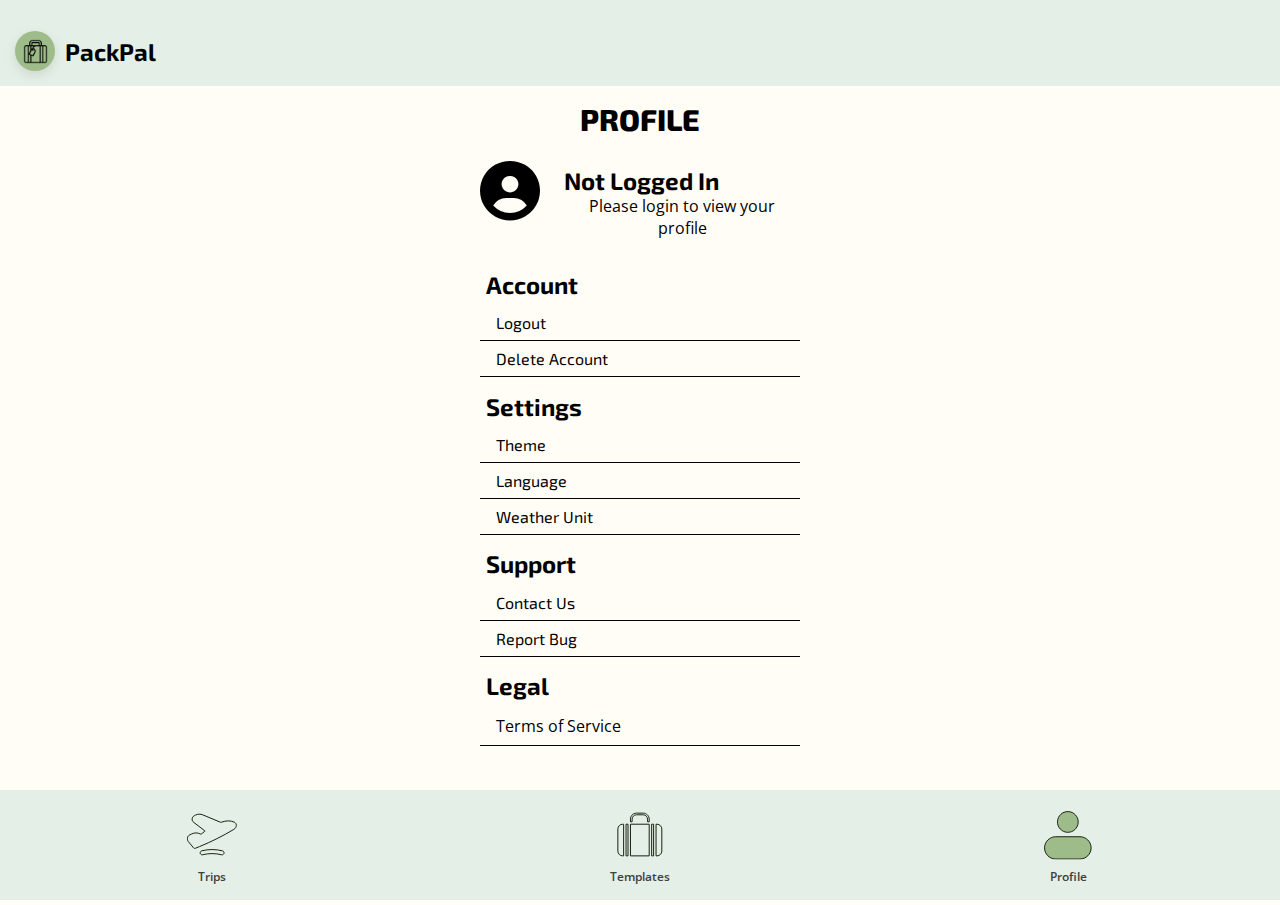
<file: views/profile.html>
<!DOCTYPE html>
<html lang="en">

<head>
    <meta charset="UTF-8">
    <meta name="viewport" content="width=device-width, initial-scale=1.0, maximum-scale=1.0, user-scalable=no">
    <title>PackPal - Dashboard</title>
    <link rel="stylesheet" href="https://cdnjs.cloudflare.com/ajax/libs/font-awesome/6.4.0/css/all.min.css">
    <link rel="stylesheet" href="/style/styles.css">
    <style>
        body {
            font-family: 'Open Sans', sans-serif;
        }

        .dashboard-container {
            display: flex;
            flex-direction: column;

            width: 100%;
            max-height: 100vh;
            /* max-width: 400px;
            background-color: white;
            border-radius: 12px;
            box-shadow: 0 4px 12px rgba(0,0,0,0.1);
            padding: 30px; */
        }

        header {
            display: flex;
            justify-content: space-between;
            align-items: center;
            width: 100%;
            padding: 15px;
            background-color: #E4EFE7;
            padding-top: 2.3rem;
            font-size: 12px;
        }

        .logo {
            display: flex;
            align-items: center;
            gap: 10px;


        }

        .logo img {
            height: 25px;
            width: 25px;
        }

        .logo span {
            display: flex;
            align-items: center;
            justify-content: center;
            background-color: #9EBC8A;
            border-radius: 50%;
            height: 40px;
            width: 40px;
            box-shadow: 0 4px 12px rgba(0, 0, 0, 0.1);
        }

        .main {
            display: flex;
            flex-direction: column;
            align-items: center;
            justify-content: center;
            text-align: center;
            padding: .5rem;
        }

        .dashboard-text {
            font-size: 14px;
            font-weight: 650;
            color: #404040;
            margin-top: 10px;
            max-width: 200px;
        }

        .dashboard-header {
            font-size: 14px;
            margin-top: 15px;
        }


        .dashboard-button {
            background-color: #9EBC8A;
            color: rgb(0, 0, 0);
            font-weight: bolder;
            border: none;
            border-radius: 8px;
            padding: 12px 35px;
            font-size: 16px;
            margin-top: 2rem;
            cursor: pointer;
            box-shadow: 0 4px 12px rgba(0, 0, 0, 0.1);
            transition: background-color 0.3s ease;
        }

        nav {
            display: flex;
            justify-content: space-around;
            align-items: center;
            width: 100%;
            padding: 15px 0;
            background-color: #E4EFE7;
            position: fixed;
            bottom: 0;
            left: 0;
            z-index: 9999;

        }

        li {
            display: flex;
            flex-direction: column;
            align-items: center;
        }

        li a {
            color: #404040;
            margin-top: 4px;
            font-size: 12px;
            font-weight: 600;
        }

        .profile-menu {
            display: flex;
            flex-direction: column;
            align-items: start;
            height: 72vh;
            width: 320px;
            overflow: hidden;
            padding-top: 1rem;
        }

        .main {
            padding-bottom: 7rem;
        }

        .user-con {
            display: flex;
            align-items: left;
            gap: 1rem;
        }

        .user-con i {
            font-size: 60px;
        }

        .user-data {
            display: flex;
            flex-direction: column;
            align-items: start;
            padding-top: 5px;
            padding-left: .5rem;
        }

        .user-data h4 {
            font-weight: 400;
        }



        .item-menu {
            text-align: left;
            padding-top: .5rem;
        }

        .item-menu h2,
        p {
            padding: .4rem;

        }

        .item-menu p {
            width: 100vw;
            border-bottom: solid black 1.5px;
            padding: .5rem;
            padding-left: 1rem;
        }

        .action-overlay {
            width: 320px;
            border-radius: 12px;
            box-shadow: 0 4px 12px rgba(0, 0, 0, 0.1);
            padding: 27px;
            text-align: center;
        }

        .action-overlay h2 {
            font-size: 14px;
            margin-bottom: 20px;
            color: #f0f0f0;
        }

        .action-overlay .buttons {
            display: flex;
            justify-content: space-between;
        }

        .action-overlay .buttons button {
            padding: 10px 50px;
            border: none;
            border-radius: 6px;
            font-size: 12px;
            cursor: pointer;
            transition: background-color 0.3s ease;
            font-weight: 800;
        }

        .action-overlay .buttons .cancel-btn {
            background-color: #ccc;
            color: rgb(23, 23, 23);
        }


        .action-overlay .buttons .confirm-btn {
            background-color: #9EBC8A;
            color: rgb(23, 23, 23);
        }
    </style>

</head>

<body>
    <div class="main-con">
        <div class="dashboard-container">
            <header>
                <div class="logo">
                    <span>
                        <img src="/images/Logo.png" alt="">
                    </span>
                    <h1>PackPal</h1>
                </div>

            </header>

            <div class="dashboard-header">
                <h1>PROFILE</h1>
            </div>
            <!-- step-one -->
            <div class=" inactive main">
                <div class="profile-menu">
                    <div class="user-con">
                        <i class="fas fa-user-circle"></i>
                        <div class="user-data">
                            <h2 class="user-name"></h2>
                            <h4 class="user-email"></h4>
                        </div>
                    </div>
                    <div class="profile-menu">
                        <div class="item-menu">
                            <h2 class="action-title">Account</h2>
                            <p> Logout</p>
                            <p>Delete Account</p>
                        </div>
                        <div class="item-menu">
                            <h2 class="action-title">Settings</h2>
                            <p> Theme</p>
                            <p>Language</p>
                            <p>Weather Unit</p>
                        </div>
                        <div class="item-menu">
                            <h2 class="action-title">Support</h2>
                            <p> Contact Us</p>
                            <p>Report Bug</p>
                        </div>
                        <div class="item-menu">
                            <h2 class="action-title">Legal</h2>
                            <p> <a href="/views/legal.html">Terms of Service</a></p>
                        </div>
                    </div>
                </div>
            </div>

            <nav>
                <ul>
                    <li id="tripsBtn" >
                        <a href="/views/dashboard.html"> <img src="/images/SVGs/InactivePlaneIcon.svg" alt="">
                        </a>
                        <a href="/views/dashboard.html"> Trips </a>
                    </li>
                </ul>
                <ul>
                    <li>
                        <a href="/views/templates.html"> <img src="/images/SVGs/InactiveTemplateIcon.svg" alt="">
                        </a>
                        <a href="/views/templates.html"> Templates </a>
                    </li>
                </ul>
                <ul>
                    <li>
                        <a href="/views/profile.html"> <img src="/images/SVGs/ActiveProfileIcon.svg" alt="">
                        </a>
                        <a href="/views/profile.html"> Profile</a>
                    </li>
                </ul>
            </nav>
        </div>
    </div>
    <div class="backdrop inactive">
        <div class="backdrop-content action-overlay">
            <h2 class="backdrop-text"></h2>
            <div class="buttons">
                <button class="confirm-btn">Yes</button>
                <button class="cancel-btn">No</button>
            </div>
        </div>
    </div>
    <script src="/script/app.js"></script>

    <script src="/script/userManagement.js"></script>
    <script src="/script/profile.js"></script>
</body>

</html>
</file>
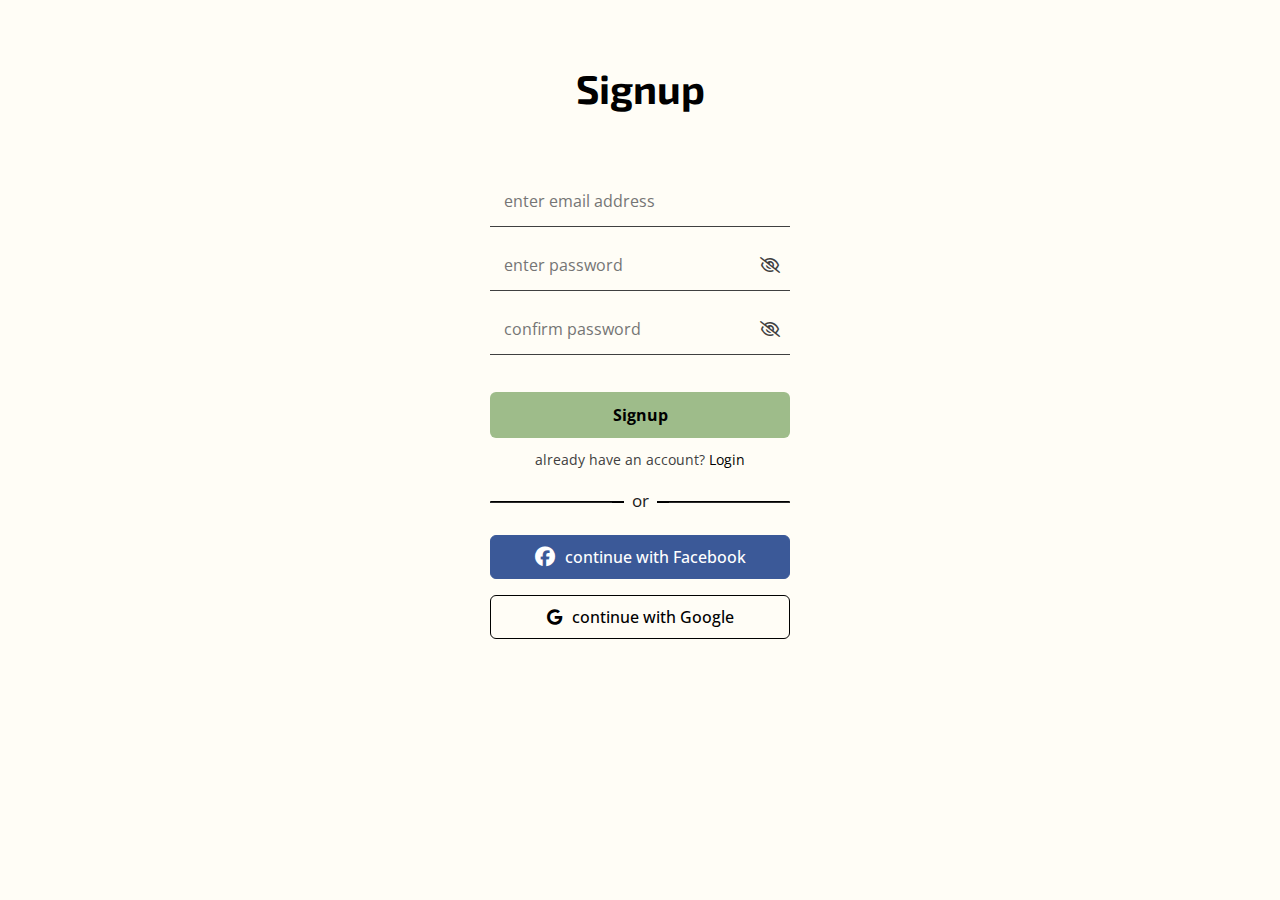
<file: views/signup.html>
<!DOCTYPE html>
<html lang="en">

<head>
    <meta charset="UTF-8">
    <meta name="viewport" content="width=device-width, initial-scale=1.0">
    <title>PackPal-signup</title>
    <link rel="stylesheet" href="https://cdnjs.cloudflare.com/ajax/libs/font-awesome/6.4.0/css/all.min.css">
    <link rel="stylesheet" href="/style/styles.css">
    <style>

        * {
            margin: 0;
            padding: 0;
            box-sizing: border-box;
            font-family: 'Open Sans',sans-serif;
        }

        body {
            background-color: #FFFDF6;
            /* display: flex;
            justify-content: center;
            align-items: center;
            min-height: 100vh;
            padding: 20px; */
        }

        h1{
            font-family: 'Exo 2', sans-serif;
        }

         .deletion-overlay {
            width: 320px;
            border-radius: 12px;
            box-shadow: 0 4px 12px rgba(0, 0, 0, 0.1);
            padding: 27px;
            text-align: center;
        }

        .deletion-overlay h2 {
            font-size: 20px;
            margin-bottom: 20px;
            color: #f0f0f0;
        }

        .deletion-overlay i {
            font-size: 30px;
            margin-bottom: 20px;
            color:#00C851 ;
        }

        .deletion-overlay .buttons {
            display: flex;
            justify-content: center;
        }

        .deletion-overlay .buttons button {
            padding: 10px 50px;
            border: none;
            border-radius: 6px;
            font-size: 12px;
            cursor: pointer;
            transition: background-color 0.3s ease;
            font-weight: 800;
        }


        .deletion-overlay .buttons .confirm-btn {
            background-color: #9EBC8A;
            color: rgb(23, 23, 23);
        }

/* main signup form */
        .signup-container {
            display: flex;
            flex-direction: column;
            align-items: center;
            justify-content: center;
            /* width: 100%;
            max-width: 400px;
            background-color: white;
            border-radius: 12px;
            box-shadow: 0 4px 12px rgba(0,0,0,0.1);
            padding: 30px; */
        }

        .header-con {
            text-align: center;
            padding: 4rem;
            font-size: 20px;
        }

        .signup-inputs {
            display: flex;
            flex-direction: column;
            gap: .8rem;
        }

        .signup-inputs input {
            background-color: #FFFDF6;
            width: 300px;
            padding: 14px;
            border: none;
            border-bottom: 1.5px solid #404040;
            font-size: 16px;
        }

        .password {
            position: relative;
        }

        .password i {
            position: absolute;
            right: 10px;
            top: 50%;
            transform: translateY(-50%);
            cursor: pointer;
            color: #404040;
        }

        /* <i class="fa-regular fa-eye-slash"></i> 
            for transition between eye and eye-slash
        */

        .signup-buttons {
            display: flex;
            flex-direction: column;
            gap: 1.5rem;
            margin-top: 5px;
        }

        .upper {
            display: flex;
            justify-content: space-between;
            align-items: center;
            color: #404040;
            font-size: 14px;
            cursor: pointer;
        }

        .save-signup {
            display: flex;
            align-items: center;
            justify-content: center;
            gap: 5px;
        }

        .save-signup input {
            width: 15px;
            height: 15px;
            border: initial;
            margin-top: 4px;
        }


        .lower {
            display: flex;
            flex-direction: column;
            justify-content: center;
            align-items: center;
            gap: 1.5rem;
            margin-top: 2rem;
        }

        .signup-btn-con {
            display: flex;
            flex-direction: column;
            justify-content: center;
            align-items: center;
            gap: .8rem;
        }

        .signup-btn {
            width: 300px;
            padding: 12px;
            background-color: #9EBC8A;
            border: none;
            border-radius: 6px;
            font-size: 16px;
            cursor: pointer;
            transition: background-color 0.3s ease;
        }

        .signup-btn:hover {
            background-color: #357ab8;
        }

        .signup-btn-con p {
            font-size: 14px;
            color: #404040;
        }

        .signup-btn {
            color: black;
            text-decoration: none;
            font-weight: bolder;
             color: black;
            text-align: center;
        }

        .divider {
            display: flex;
            align-items: center;
            text-align: center;
            width: 300px;
        }

        .divider::before,
        .divider::after {
            content: '';
            flex: 1;
            border-bottom: 1px solid #2a2a2a;
        }

        .divider:not(:empty)::before {
            margin-right: .75em;
        }

        .divider:not(:empty)::after {
            margin-left: .75em;
        }

        .divider span {
            color: #1a1a1a;
            font-size: 17px;
            padding: .5rem;
            background-color: #FFFDF6;
            margin-bottom: 3px;
        }

        .third-party-btn {
            display: flex;
            flex-direction: column;
            gap: 1rem;
        }

        .social-btn {
            width: 300px;
            padding: 10px;
            border: 1px solid #ddd;
            border-radius: 6px;
            background-color: white;
            font-size: 16px;
            font-weight: 500;
            cursor: pointer;
            display: flex;
            align-items: center;
            justify-content: center;
            gap: 10px;
            transition: background-color 0.3s ease;
        }

        .social-btn:hover {
            background-color: #f0f0f0;
        }

        .facebook-btn {
            color: #ffffff;
            background-color: #3b5998;
            border-color: #3b5998;
        }

        .facebook-btn i {
            font-size: 20px;
        }

        .google-btn {
            color: #000000;
            border-color: #000000;
            background-color: #FFFDF6;
        }

        /* Error states */
input.error {
    border-bottom-color: red !important;
}

input:focus {
    outline: none;
    border-bottom-color: #9EBC8A !important;
}

/* Loading state */
.signup-btn.loading {
    opacity: 0.7;
    cursor: not-allowed;
}

/* Success state */
input.success {
    border-bottom-color: #9EBC8A !important;
}

/* Password strength indicator */
.password-strength {
    height: 4px;
    margin-top: 5px;
    border-radius: 2px;
    transition: all 0.3s ease;
}

.password-strength.weak {
    background-color: #ff4444;
    width: 33%;
}

.password-strength.medium {
    background-color: #ffaa00;
    width: 66%;
}

.password-strength.strong {
    background-color: #00C851;
    width: 100%;
}

    </style>


</head>

<body>
    <div class="signup-container">
        <div class="header-con">
            <h1>Signup</h1>
        </div>
        <div class="input-con">
            <div class="signup-inputs">
                <input type="email" name="email" id="email" placeholder="enter email address">
                <div class="password">
                    <input type="password" name="password" id="password" placeholder="enter password"> 
                    <i class="fa-regular fa-eye-slash"></i>
                </div>
                <div class="password">
                    <input type="password" name="confirmPassword" id="confirmPassword" placeholder="confirm password"> 
                    <i class="fa-regular fa-eye-slash"></i>
                </div>
            </div>
            <div class="signup-buttons">
                <div class="lower">
                    <div class="signup-btn-con">
                        <button class="signup-btn">Signup</button>
                        <p>already have an account?
                            <a href="/index.html">Login</a>
                        </p>
                    </div>
                    <div class="divider">
                        <span>or</span>
                    </div>
                    <div class="third-party-btn">
                        <button class="social-btn facebook-btn">
                            <i class="fa-brands fa-facebook"></i> continue with Facebook
                        </button>
                        <button class="social-btn google-btn">
                            <i class="fab fa-google"></i> continue with Google
                        </button>
                    </div>
                </div>
            </div>
        </div>
    </div>
    <div class="backdrop inactive">
        <div class="backdrop-content deletion-overlay">
            <h2 class="confirmation-text"></h2>
            <i class=""></i>
            <div class="buttons">
                <button class="confirm-btn">OK</button>
            </div>
        </div>
    </div>
    <Script src="/script/userManagement.js"></Script>
    <script src="/script/signUpManagement.js"></script>
</body>

</html>
</file>
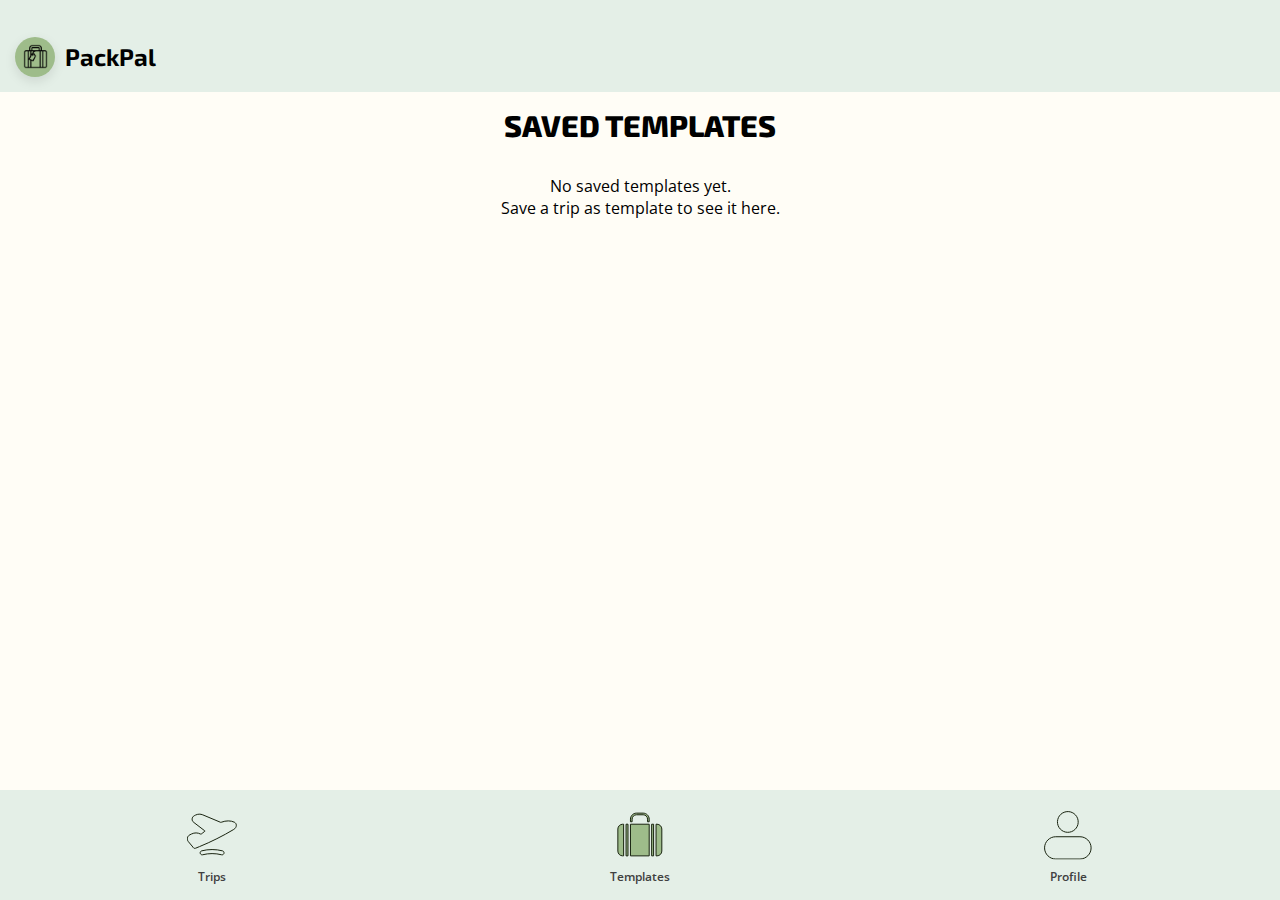
<file: views/templates.html>
<!DOCTYPE html>
<html lang="en">

<head>
    <meta charset="UTF-8">
    <meta name="viewport" content="width=device-width, initial-scale=1.0, maximum-scale=1.0, user-scalable=no">
    <title>PackPal - Dashboard</title>
    <link rel="stylesheet" href="https://cdnjs.cloudflare.com/ajax/libs/font-awesome/6.4.0/css/all.min.css">
    <link rel="stylesheet" href="/style/styles.css">

    <style>

        @import url('https://fonts.googleapis.com/css2?family=Exo+2:ital,wght@0,100..900;1,100..900&family=Open+Sans:ital,wght@0,300..800;1,300..800&display=swap');

        body {
            font-family: 'Open Sans', sans-serif;
        }

        .dashboard-container {
            display: flex;
            flex-direction: column;

            width: 100%;
            max-height: 100vh;
            /* max-width: 400px;
            background-color: white;
            border-radius: 12px;
            box-shadow: 0 4px 12px rgba(0,0,0,0.1);
            padding: 30px; */
        }

        header {
            display: flex;
            justify-content: space-between;
            align-items: center;
            width: 100%;
            padding: 15px;
            background-color: #E4EFE7;
            padding-top: 2.3rem;
            font-size: 12px;
        }

        .logo {
            display: flex;
            align-items: center;
            gap: 10px;


        }

        .logo img {
            height: 25px;
            width: 25px;
        }

        .logo span {
            display: flex;
            align-items: center;
            justify-content: center;
            background-color: #9EBC8A;
            border-radius: 50%;
            height: 40px;
            width: 40px;
            box-shadow: 0 4px 12px rgba(0, 0, 0, 0.1);
        }

        .main {
            display: flex;
            flex-direction: column;
            align-items: center;
            justify-content: center;
            text-align: center;
            margin-top: 4rem;
        }

        .dashboard-header {
            font-size: 14px;
            margin-top: 15px;
        }


        .dashboard-button {
            background-color: #9EBC8A;
            color: rgb(0, 0, 0);
            font-weight: bolder;
            border: none;
            border-radius: 8px;
            padding: 12px 35px;
            font-size: 16px;
            margin-top: 2rem;
            cursor: pointer;
            box-shadow: 0 4px 12px rgba(0, 0, 0, 0.1);
            transition: background-color 0.3s ease;
        }

        nav {
            display: flex;
            justify-content: space-around;
            align-items: center;
            width: 100%;
            padding: 15px 0;
            background-color: #E4EFE7;
            position: fixed;
            bottom: 0;
            left: 0;
                        z-index: 9999;

        }

        li {
            display: flex;
            flex-direction: column;
            align-items: center;
        }

        li a {
            color: #404040;
            margin-top: 4px;
            font-size: 12px;
            font-weight: 600;
        }

        .templates-section {
            display: flex;
            flex-direction: column;
            align-items: center;
            justify-content: start;
            gap: 1.5rem;
            margin-top: 2rem;
            width: 90%;
            text-align: center;
            overflow: scroll;
            height: 65vh;
            padding-bottom: 20%;

        }

        .templates-section::-webkit-scrollbar {
            display: none;
        }

        .templates-item {
            display: flex;
            flex-direction: column;
            text-align: left;
            gap: .5rem;
            border: 1px solid #2a2a2a;
            border-radius: 8px;
            padding: 15px;
            width: 100%;
        }

        .templates-item .top {
            display: flex;
            justify-content: space-between;
            align-items: center;
            font-size: 14px;
        }

        .templates-item .top .template-destination {
            font-size: 16px;
            font-weight: 700;
        }

        .templa .mid {
            text-align: left;
        }

        .templates-item .mid .template-weather {
            font-size: 14px;
            color: #404040;
        }

        .templates-item .bottom {
            display: flex;
            justify-content: space-between;
            align-items: center;
        }

        .templates-item .bottom a {
            font-size: 14px;
            padding: 7px 12px;
            color: #2a2a2a;
            text-decoration: none;
            font-weight: 600;
            border-radius: 5px;
        }

        .templates-item .bottom a.view-temp {
            background-color: #9EBC8A;
        }

        .templates-item .bottom a.share-temp {
            background-color: transparent;
            border: 1px solid #2a2a2a;
        }




    </style>

</head>

<body>
    <div class="dashboard-container">
        <header>
            <div class="logo">
                <span>
                    <img src="/images/Logo.png" alt="">
                </span>
                <h1>PackPal</h1>
            </div>

        </header>

        <div class="dashboard-header">
            <h1>SAVED TEMPLATES</h1>
        </div>

        <div class="templates-section">
            <!-- <div class="templates-item">
                <div class="top">
                    <h3 class="template-destination">
                        Moscow
                    </h3>
                    <a class="del-temp" href="">Delete</a>
                </div>
                <div class="mid">
                    <p class="template-weather"> 
                        cold, rainy
                    </p>
                </div>
                <div class="bottom">
                    <a class="view-temp" href="">View packing list</a>
                    <a class="share-temp" href="">Share template</a>
                </div>
            </div> -->
        </div>

        <nav>
            <ul>
                <li id="tripsBtn" >
                    <a href="/views/dashboard.html"><img src="/images/SVGs/InactivePlaneIcon.svg" alt=""></a>
                    <a href="/views/dashboard.html"> Trips </a>
                </li>
            </ul>
            <ul>
                <li>
                    <a href="/views/templates.html"><img src="/images/SVGs/ActiveTemplateIcon.svg" alt=""></a>
                    <a href="/views/templates.html"> Templates </a>
                </li>
            </ul>
            <ul>
                <li>
                    <a href="/views/profile.html">                    <img src="/images/SVGs/InactiveProfileIcon.svg" alt="">
</a>
                    <a href="/views/profile.html"> Profile</a>
                </li>
            </ul>
        </nav>
    </div>

    <div class="backdrop inactive">
        <div class="backdrop-content deletion-overlay">
            <h2>Are you sure you want to delete this?</h2>
            <div class="buttons">
                <button class="confirm-btn">Yes</button>
                <button class="cancel-btn">No</button>
            </div>
        </div>
    </div>

    <!-- Add this script tag to your templates.html -->
     <script src="/script/app.js"></script>

<script src="/script/userManagement.js"></script>
<script src="/script/templates.js"></script>
<script src="/script/autoGeneratedList.js"></script>

</body>


</html>
</file>
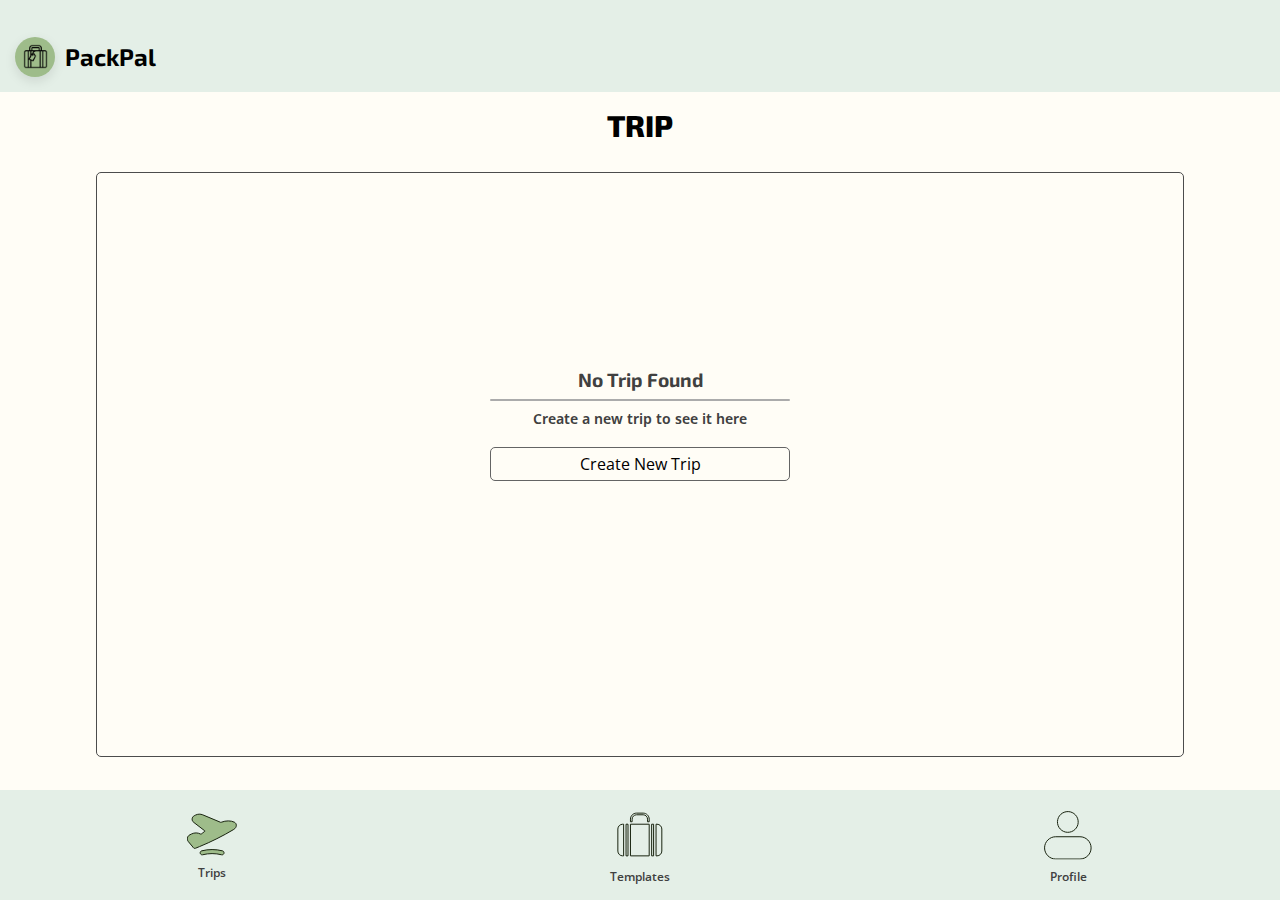
<file: views/trips.html>
<!DOCTYPE html>
<html lang="en">

<head>
    <meta charset="UTF-8">
    <meta name="viewport" content="width=device-width, initial-scale=1.0">
    <title>PackPal - Dashboard</title>
    <link rel="stylesheet" href="https://cdnjs.cloudflare.com/ajax/libs/font-awesome/6.4.0/css/all.min.css">
    <link rel="stylesheet" href="/style/styles.css">

    <style>
        @import url('https://fonts.googleapis.com/css2?family=Exo+2:ital,wght@0,100..900;1,100..900&family=Open+Sans:ital,wght@0,300..800;1,300..800&display=swap');

        body {
            font-family: 'Open Sans', sans-serif;
        }

        .dashboard-container {
            display: flex;
            flex-direction: column;
            width: 100%;
            max-height: 100vh;
            /* max-width: 400px;
            background-color: white;
            border-radius: 12px;
            box-shadow: 0 4px 12px rgba(0,0,0,0.1);
            padding: 30px; */
        }

        header {
            display: flex;
            justify-content: space-between;
            align-items: center;
            width: 100%;
            padding: 15px;
            background-color: #E4EFE7;
            padding-top: 2.3rem;
            font-size: 12px;
        }

        .logo {
            display: flex;
            align-items: center;
            gap: 10px;


        }

        .logo img {
            height: 25px;
            width: 25px;
        }

        .logo span {
            display: flex;
            align-items: center;
            justify-content: center;
            background-color: #9EBC8A;
            border-radius: 50%;
            height: 40px;
            width: 40px;
            box-shadow: 0 4px 12px rgba(0, 0, 0, 0.1);
        }

        .main {
            display: flex;
            flex-direction: column;
            align-items: center;
            justify-content: center;
            text-align: center;
            margin-top: 4rem;
        }

        .dashboard-header {
            font-size: 14px;
            margin-top: 15px;
        }


        .dashboard-button {
            background-color: #9EBC8A;
            color: rgb(0, 0, 0);
            font-weight: bolder;
            border: none;
            border-radius: 8px;
            padding: 12px 35px;
            font-size: 16px;
            margin-top: 2rem;
            cursor: pointer;
            box-shadow: 0 4px 12px rgba(0, 0, 0, 0.1);
            transition: background-color 0.3s ease;
        }

        nav {
            display: flex;
            justify-content: space-around;
            align-items: center;
            width: 100%;
            padding: 15px 0;
            background-color: #E4EFE7;
            position: fixed;
            bottom: 0;
            left: 0;
                        z-index: 9999;

        }

        li {
            display: flex;
            flex-direction: column;
            align-items: center;
        }

        li a {
            color: #404040;
            margin-top: 4px;
            font-size: 12px;
            font-weight: 600;
        }

        .trip-summary-con {
            display: flex;
            flex-direction: column;
            align-items: center;
            justify-content: center;
            width: 100%;
            margin-top: 1rem;
            gap: 1.5rem;
            padding-bottom: 6rem;
        }

        .trip-con {
            display: flex;
            flex-direction: column;
            align-items: center;
            justify-content: center;
            text-align: center;
            margin-top: .8rem;
            border: solid 1px #4c4c4c;
            border-radius: 5px;
            width: 85%;
            padding-bottom: 10px;
            height: 65vh;
        }

        .destination {
            font-size: 1.2rem;
            font-weight: bold;
            color: #404040;
            margin-top: .7rem;
        }

        .divider {
            content: "";
            width: 300px;
            height: 2px;
            background-color: #ababab;
            border-radius: 2px;
            margin: .5rem 0;
        }

        .date {
            font-size: 14px;
            color: #404040;
            margin-bottom: .2rem;
            font-weight: 650;
        }

        .trip-image-con {
            display: flex;
            flex-direction: column;
            gap: 1rem;
            width: 95%;
            max-width: 400px;
            height: auto;
            border-radius: 8px;
            /* overflow: hidden; */
        }

        .trip-image-con img {
            width: 300px;

            height: auto;
            display: block;
            margin: 0 auto;
        }

        .action-btn {
            display: flex;
            flex-direction: column;
            gap: .5rem;
            margin-top: 1rem;
            margin-bottom: 5rem;
        }

        .action-btn a {
            min-width: 300px;
            border: solid 1.6px rgb(100, 100, 100);
            border-radius: 5px;
            padding: .3rem;

        }

        .lower-btn {
            display: flex;
            width: 300px;
            margin-top: 8vh;
        }

        .lower-btn a,
        button {
            padding: 8px 25px;
            background-color: #9EBC8A;
            border-radius: 5px;
            color: #404040;
            font-weight: 600;
        }

        .lower-btn .share {
            width: 200px;
            background-color: transparent;
            border: solid 1.6px rgb(100, 100, 100);
        }

        .lower-btn .delete {
            margin-left: 10px;
            border: none;
        }

        .deletion-overlay {
            width: 320px;
            border-radius: 12px;
            box-shadow: 0 4px 12px rgba(0, 0, 0, 0.1);
            padding: 27px;
            text-align: center;
        }

        .deletion-overlay h2 {
            font-size: 14px;
            margin-bottom: 20px;
            color: #f0f0f0;
        }

        .deletion-overlay .buttons {
            display: flex;
            justify-content: space-between;
        }

        .deletion-overlay .buttons button {
            padding: 10px 50px;
            border: none;
            border-radius: 6px;
            font-size: 12px;
            cursor: pointer;
            transition: background-color 0.3s ease;
            font-weight: 800;
        }

        .deletion-overlay .buttons .cancel-btn {
            background-color: #ccc;
            color: rgb(23, 23, 23);
        }


        .deletion-overlay .buttons .confirm-btn {
            background-color: #9EBC8A;
            color: rgb(23, 23, 23);
        }
    </style>

</head>

<body>
    <div class="dashboard-container">
        <header>
            <div class="logo">
                <span>
                    <img src="/images/Logo.png" alt="">
                </span>
                <h1>PackPal</h1>
            </div>

        </header>

        <div class="dashboard-header">
            <h1>TRIP</h1>
        </div>

        <div class="trip-summary-con">
            <div class="trip-con">
                <h1 class="destination"></h1>
                <span class="divider"></span>
                <div class="date"></div>
                <div class="trip-image-con">
                    <img src="/images/SVGs/TripWeather.svg" alt="">
                    <img src="/images/SVGs/TripReminder.svg" alt="">
                </div>
                <div class="action-btn">
                    <a href="/views/packinglist.html">View packing list</a>
                    <a class="save-template" href="/views/templates.html">Save as template</a>
                </div>
                <div class="lower-btn">
                    <a class="share" href="">Share list</a>
                    <button class="delete" href="">Delete</button>
                </div>
            </div>
        </div>

        <nav>
            <ul>
                <li>
                    <a href="/views/dashboard.html"><img src="/images/SVGs/ActivePlaneIcon.svg" alt="">
                    </a>
                    <a href="/views/dashboard.html"> Trips </a>
                </li>
            </ul>
            <ul>
                <li>
                    <a href="/views/templates.html"> <img src="/images/SVGs/InactiveTemplateIcon.svg" alt=""></a>

                    <a href="/views/templates.html"> Templates </a>
                </li>
            </ul>
            <ul>
                <li>
                    <a href="/views/profile.html"> <img src="/images/SVGs/InactiveProfileIcon.svg" alt="">
                    </a>
                    <a href="/views/profile.html"> Profile</a>
                </li>
            </ul>
        </nav>
    </div>

    <div class="backdrop inactive">
        <div class="backdrop-content deletion-overlay">
            <h2>Are you sure you want to delete this?</h2>
            <div class="buttons">
                <button class="confirm-btn">Yes</button>
                <button class="cancel-btn">No</button>
            </div>
        </div>
    </div>

    <script src="/script/tripSummary.js"> </script>

    <script src="/script/templates.js"></script>

</body>


</html>
</file>
<file: style/styles.css>
@import url('https://fonts.googleapis.com/css2?family=Exo+2:ital,wght@0,100..900;1,100..900&family=Open+Sans:ital,wght@0,300..800;1,300..800&display=swap');

* {
  margin: 0;
  padding: 0;
  box-sizing: border-box;
  font-family: 'Open Sans', sans-serif;
}

body {
  background-color: #FFFDF6;
  /* display: flex;
            justify-content: center;
            align-items: center;
            min-height: 100vh;
            padding: 20px; */
  
}

h1, 
h3,
h2,
.item-menu p {
  font-family: 'Exo 2', sans-serif;
}

ul,
li {
  list-style: none;
}

a {
  text-decoration: none;
  color: black;
}

.dashboard-container {
            align-items: center;
            justify-content: center;
}


header {
  position: relative;
  top: 0;
}



.dashboard-header i {
  font-size: 30px;
  color: #454545;
  padding-right: 2rem;
  position: sticky;
  top: 0;
}

.dashboard-header h1 {
  font-size: 30px;
  font-weight: 800;
}




.backdrop {
  position: fixed;
  /* Always stay in the same position */
  top: 0;
  left: 0;
  width: 100vw;
  /* Full width of the screen */
  height: 100vh;
  /* Full height of the screen */
  background: rgba(0, 0, 0, 0.6);
  /* Dark semi-transparent background */
  z-index: 9999;
  /* Make sure it’s on top of everything */
  display: flex;
  /* Center any content inside */
  justify-content: center;
  align-items: center;
  backdrop-filter: blur(1.5px);
  /* Optional blur effect */
}

.backdrop-content {
  background: rgb(23, 23, 23);
  color: #FFFDF6;
  padding: 60px 160px;
  border-radius: 8px;
  box-shadow: 0 5px 15px rgba(0,0,0,0.3);
  z-index: 10000;
  text-align: center;
}


.active {
  display: flex;
}

.inactive {
  display: none;
}


/* Indicator */
.indicator {
  width: 300px;
  height: 30px;
  display: block;
}

.divider {
  width: 300px;
  height: 2px;
  background-color: #000000;
  border-radius: 2px;
  margin: .5rem 0;
}

/* Connector line */
.connector {
  stroke: #a8c39c;
  stroke-width: 4;
  stroke-linecap: round;
}

/* Default dot style */
.step {
  fill: #d9d9d9;
  transition: fill 0.3s ease;
}

/* Active/completed steps */
.step.active {
  fill: #7ca879;
}

/* Mobile font-size adjustments */
@media (max-width: 600px) {
  h1 {
    font-size: 1.5rem;
  }
  h2 {
    font-size: 1.2rem;
  }
  h3 {
    font-size: 1rem;
  }
  p, li a, .dashboard-text, .packing-text, .date{
    font-size: 1rem;
  }
  .login-btn, .signup-btn, .dashboard-button, .social-btn {
    font-size: 1rem;
    padding: 10px;
  }
  nav {
    font-size: 0.9rem;
    padding: 10px 0;
  }
  .header-con {
    font-size: 1.1rem;
    padding: 2rem;
  }
}

/* @media (max-width: 380px) {
        .trip-image-con {

            overflow:visible;
        }

        .trip-con .destination {
          margin-top: 7rem;
        }

        .trip-con .divider {
          height: 5px;
        }
} */
</file>
